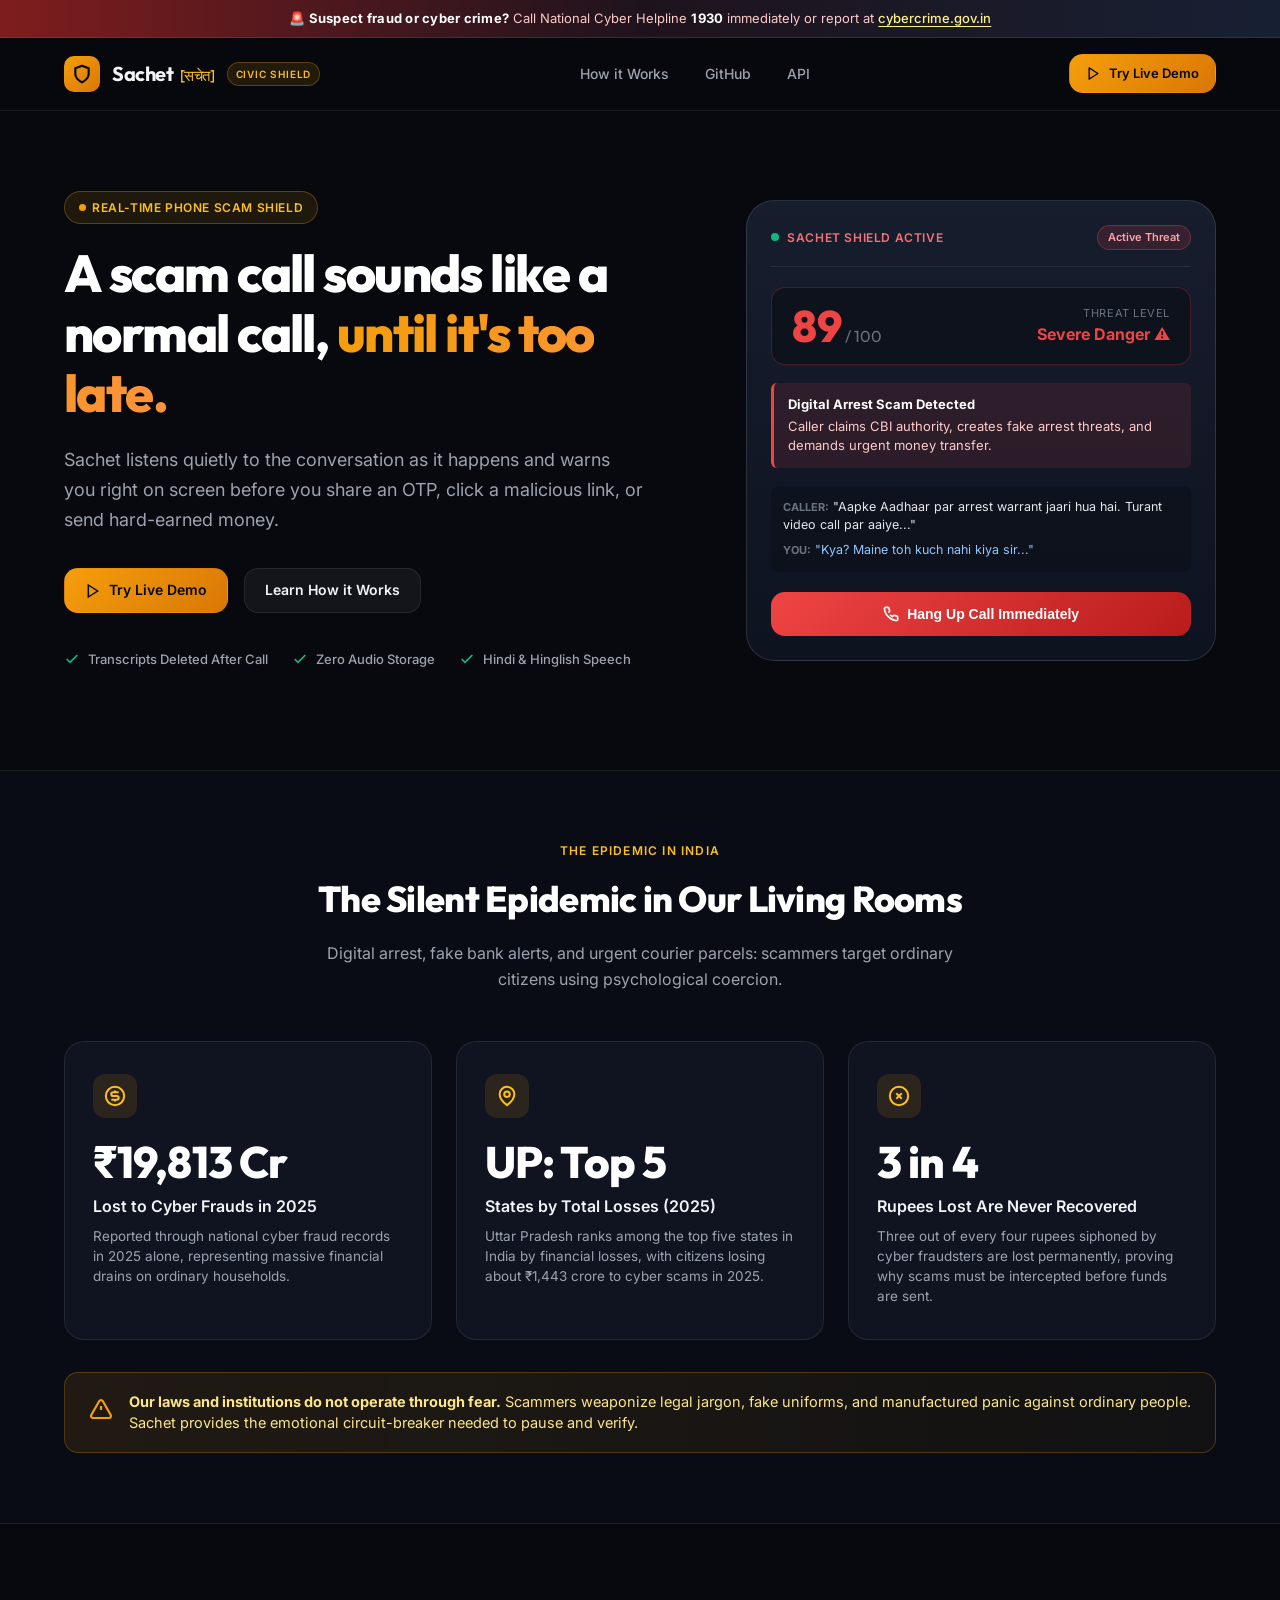
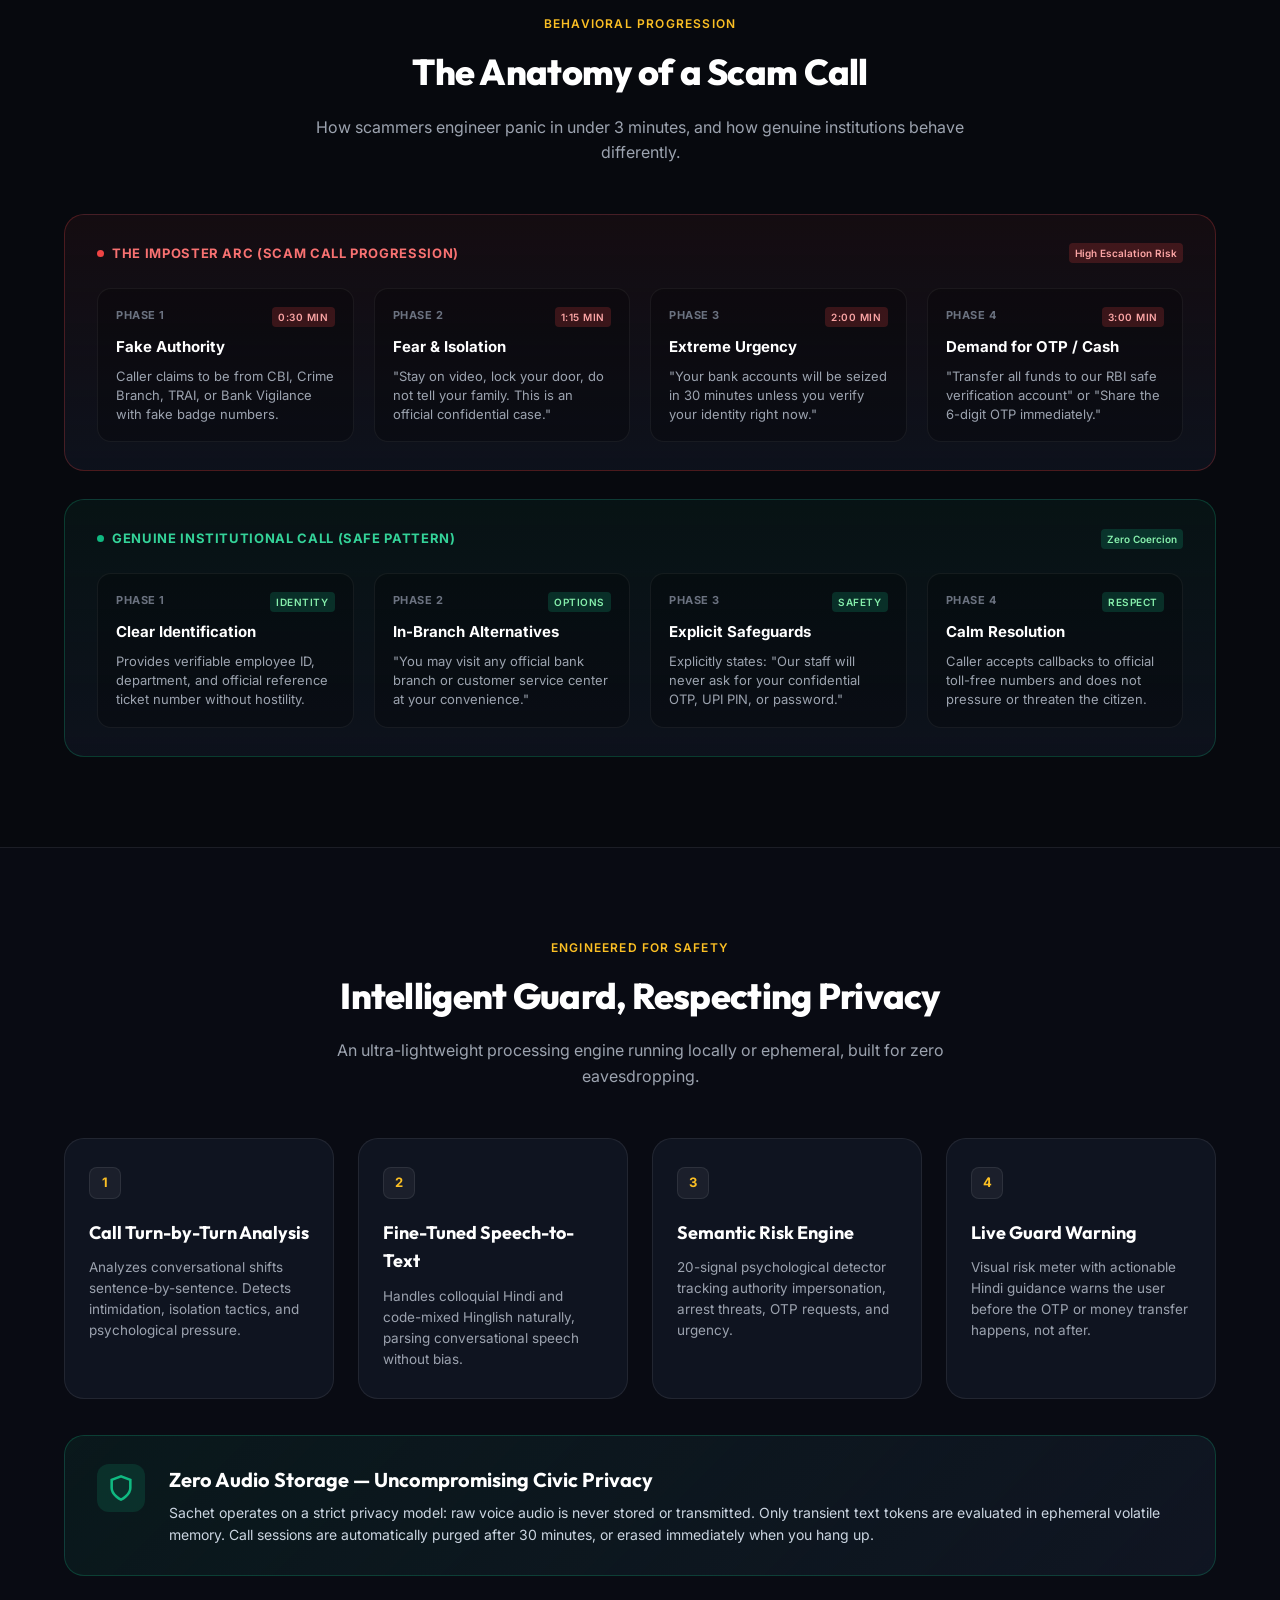
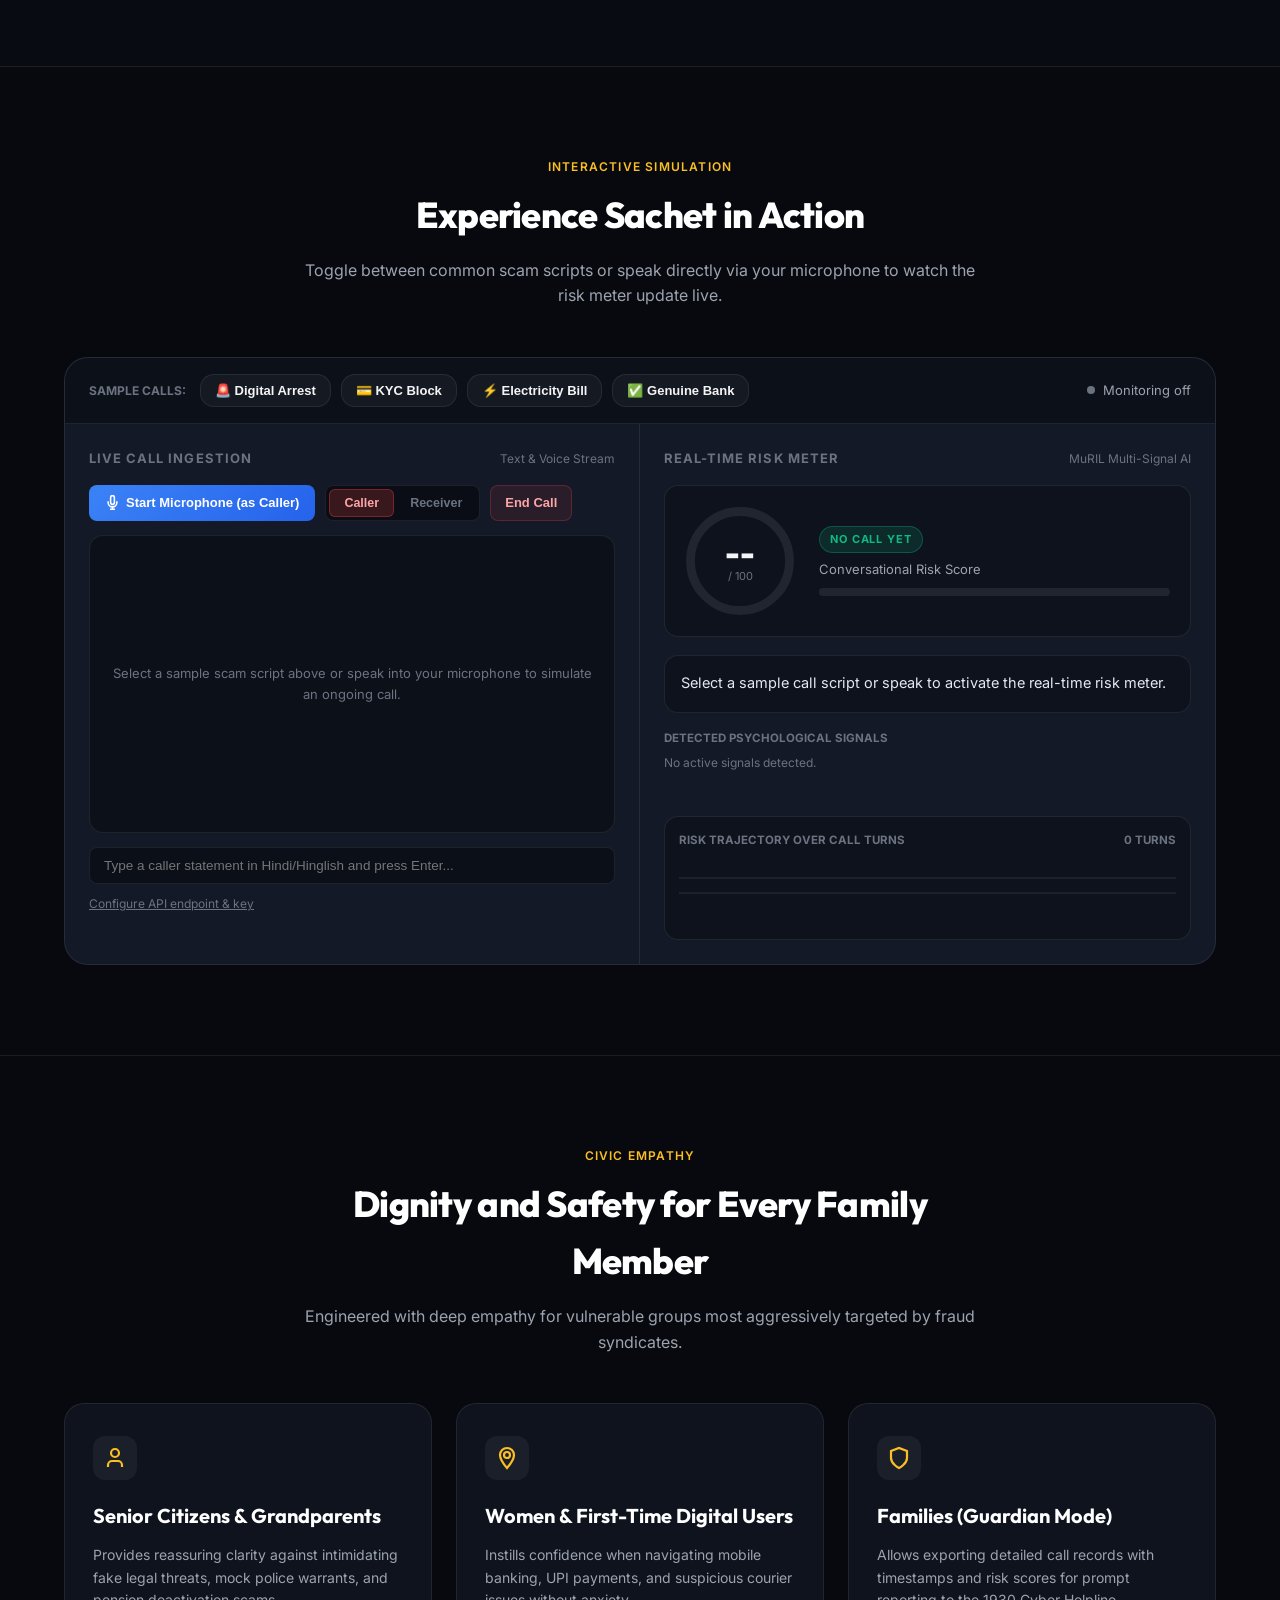
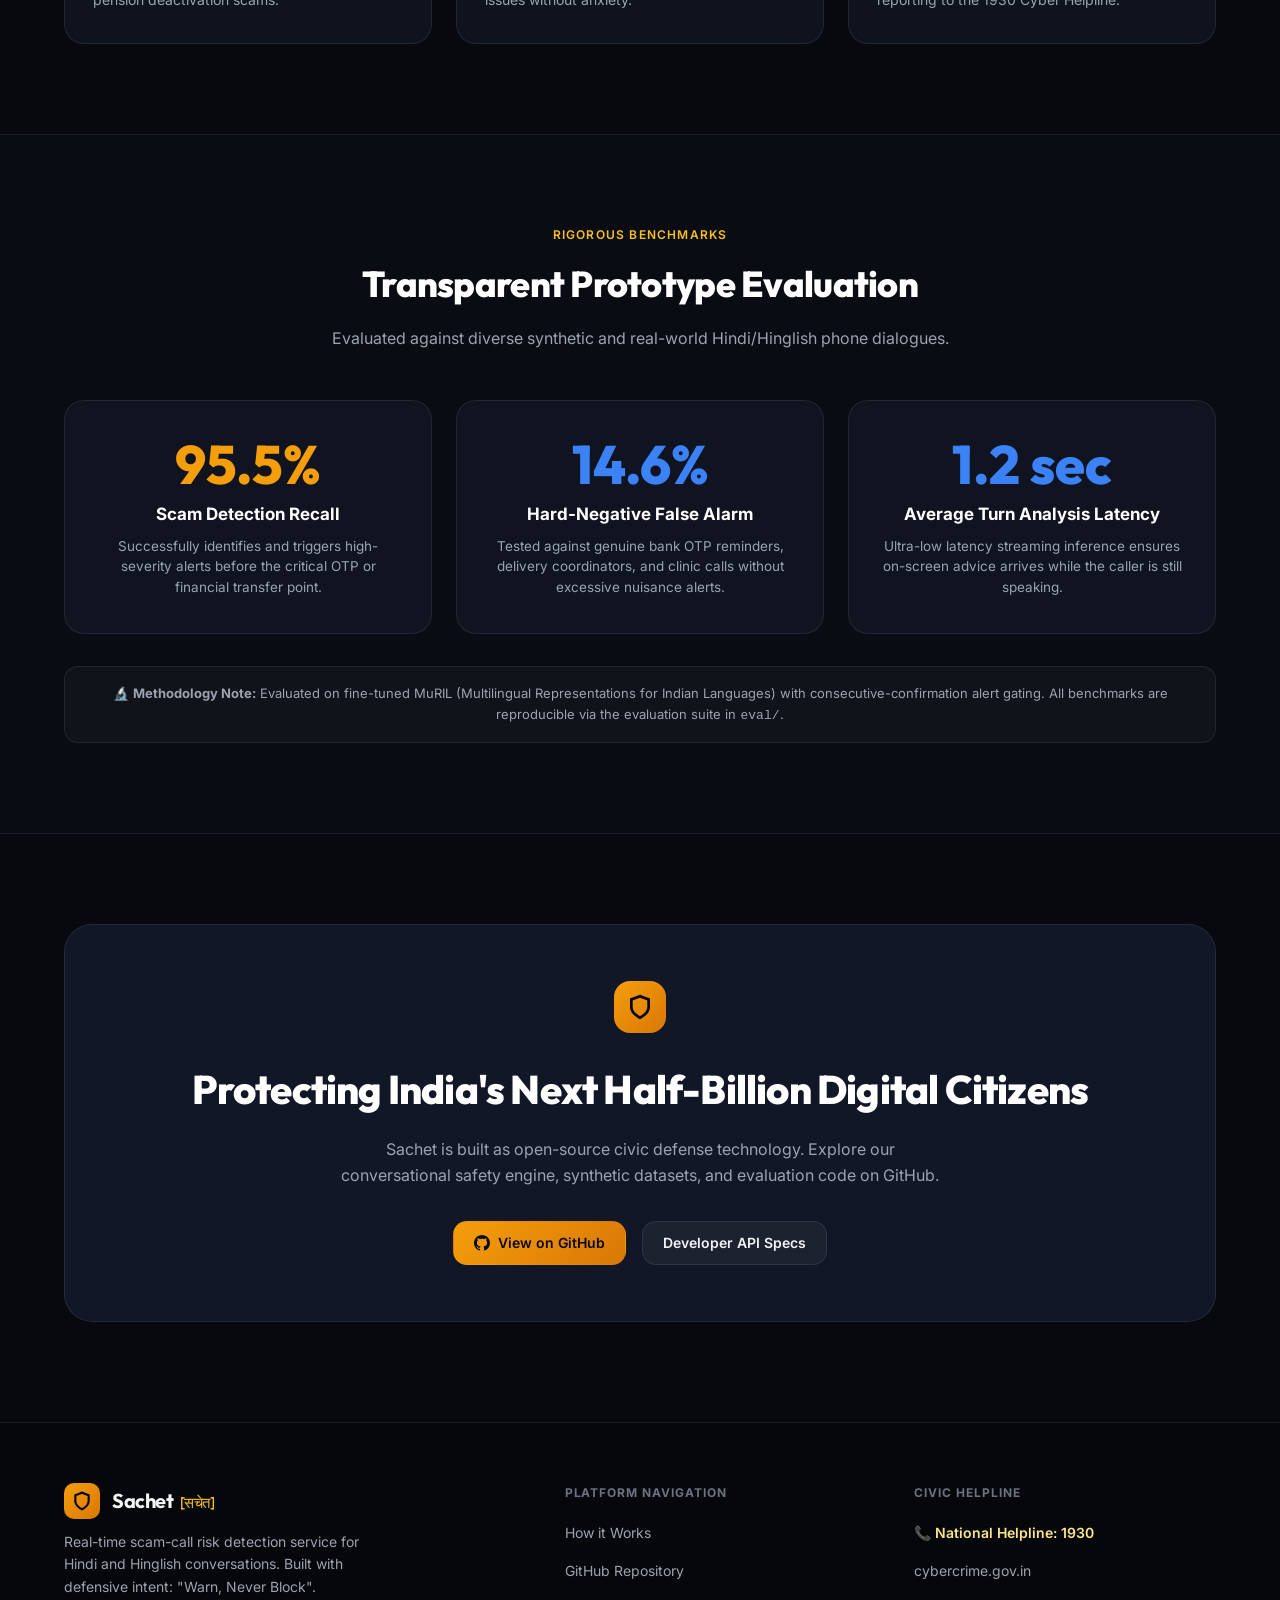
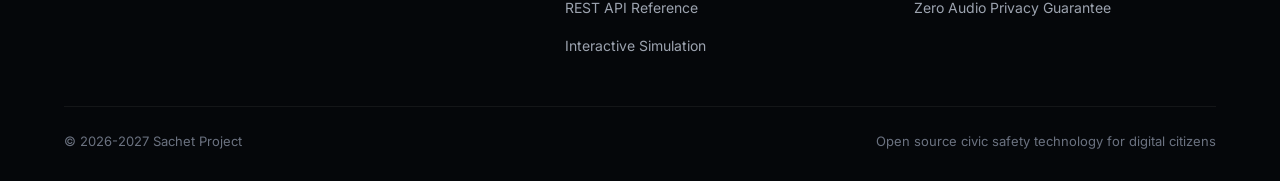
<file: client/index.html>
<!DOCTYPE html>
<html lang="en">
<head>
  <meta charset="utf-8">
  <meta name="viewport" content="width=device-width, initial-scale=1">
  <title>Sachet (सचेत) — Real-Time Scam-Call Risk Detector</title>
  <meta name="description" content="Intelligent, privacy-first scam-call risk detection service for Hindi and Hinglish phone conversations. Warns citizens in real time before fraud happens.">
  <link rel="preconnect" href="https://fonts.googleapis.com">
  <link rel="preconnect" href="https://fonts.gstatic.com" crossorigin>
  <link href="https://fonts.googleapis.com/css2?family=Inter:wght@400;500;600;700&family=Outfit:wght@600;700;800&display=swap" rel="stylesheet">
  <link rel="stylesheet" href="styles.css">
</head>
<body>

  <!-- Top Emergency Helpline Banner -->
  <aside class="emergency-banner">
    <span>🚨 <strong>Suspect fraud or cyber crime?</strong> Call National Cyber Helpline <strong>1930</strong> immediately or report at <a href="https://cybercrime.gov.in" target="_blank" rel="noopener noreferrer">cybercrime.gov.in</a></span>
  </aside>

  <!-- Navigation Bar: ONLY Logo, How it Works, GitHub, API, and Live Demo Button -->
  <header class="site-nav">
    <div class="container nav-wrapper">
      <a href="index.html" class="brand-group">
        <div class="brand-logo-icon">
          <svg width="20" height="20" viewBox="0 0 24 24" fill="none" stroke="currentColor" stroke-width="2.5" stroke-linecap="round" stroke-linejoin="round">
            <path d="M12 22s8-4 8-10V5l-8-3-8 3v7c0 6 8 10 8 10z"/>
          </svg>
        </div>
        <div class="brand-name">
          Sachet <span class="hindi">[सचेत]</span>
        </div>
        <span class="brand-badge">Civic Shield</span>
      </a>

      <nav>
        <ul class="nav-links">
          <li><a href="how-it-works.html" class="nav-link">How it Works</a></li>
          <li><a href="github.html" class="nav-link">GitHub</a></li>
          <li><a href="api.html" class="nav-link">API</a></li>
        </ul>
      </nav>

      <div class="nav-actions">
        <a href="#demo" class="btn btn-primary" style="padding: 8px 16px; font-size: 13px;">
          <svg width="15" height="15" viewBox="0 0 24 24" fill="none" stroke="currentColor" stroke-width="2.2" stroke-linecap="round" stroke-linejoin="round">
            <polygon points="5 3 19 12 5 21 5 3"/>
          </svg>
          Try Live Demo
        </a>
      </div>
    </div>
  </header>

  <!-- HERO SECTION -->
  <section class="hero-section">
    <div class="container hero-grid">
      <div class="hero-content">
        <div class="pill-badge">
          <span class="pulse-dot"></span>
          Real-Time Phone Scam Shield
        </div>
        <h1 class="hero-title">
          A scam call sounds like a normal call, <span class="highlight">until it's too late.</span>
        </h1>
        <p class="hero-subtitle">
          Sachet listens quietly to the conversation as it happens and warns you right on screen before you share an OTP, click a malicious link, or send hard-earned money.
        </p>

        <div class="hero-actions">
          <a href="#demo" class="btn btn-primary">
            <svg width="16" height="16" viewBox="0 0 24 24" fill="none" stroke="currentColor" stroke-width="2.2">
              <polygon points="5 3 19 12 5 21 5 3"/>
            </svg>
            Try Live Demo
          </a>
          <a href="how-it-works.html" class="btn btn-secondary">
            Learn How it Works
          </a>
        </div>

        <div class="hero-trust-list">
          <div class="trust-item">
            <svg width="16" height="16" viewBox="0 0 24 24" fill="none" stroke="currentColor" stroke-width="2.5"><polyline points="20 6 9 17 4 12"/></svg>
            Transcripts Deleted After Call
          </div>
          <div class="trust-item">
            <svg width="16" height="16" viewBox="0 0 24 24" fill="none" stroke="currentColor" stroke-width="2.5"><polyline points="20 6 9 17 4 12"/></svg>
            Zero Audio Storage
          </div>
          <div class="trust-item">
            <svg width="16" height="16" viewBox="0 0 24 24" fill="none" stroke="currentColor" stroke-width="2.5"><polyline points="20 6 9 17 4 12"/></svg>
            Hindi & Hinglish Speech
          </div>
        </div>
      </div>

      <!-- Hero Phone Simulation Card -->
      <div class="hero-phone-card">
        <div class="phone-header">
          <div class="phone-indicator">
            <span class="status-dot active"></span>
            Sachet Shield Active
          </div>
          <span class="phone-badge-danger">Active Threat</span>
        </div>

        <div class="phone-risk-row">
          <div>
            <div class="phone-risk-num">89<small> / 100</small></div>
          </div>
          <div class="phone-risk-status">
            <div class="label">Threat Level</div>
            <div class="state">Severe Danger ⚠️</div>
          </div>
        </div>

        <div class="phone-alert-box">
          <strong>Digital Arrest Scam Detected</strong>
          Caller claims CBI authority, creates fake arrest threats, and demands urgent money transfer.
        </div>

        <div class="phone-transcript-preview">
          <div class="turn-caller">
            <b>Caller:</b> "Aapke Aadhaar par arrest warrant jaari hua hai. Turant video call par aaiye..."
          </div>
          <div class="turn-victim">
            <b>You:</b> "Kya? Maine toh kuch nahi kiya sir..."
          </div>
        </div>

        <button class="phone-action-btn" onclick="document.getElementById('demo').scrollIntoView({behavior:'smooth'})">
          <svg width="16" height="16" viewBox="0 0 24 24" fill="none" stroke="currentColor" stroke-width="2.5"><path d="M10.68 13.31a16 16 0 0 0 3.41 2.6l1.27-1.27a2 2 0 0 1 2.11-.45 12.84 12.84 0 0 0 2.81.7 2 2 0 0 1 1.72 2v3a2 2 0 0 1-2.18 2 19.79 19.79 0 0 1-8.63-3.07 19.42 19.42 0 0 1-6-6 19.8 19.8 0 0 1-3.07-8.67A2 2 0 0 1 4.11 2h3a2 2 0 0 1 2 1.72 12.84 12.84 0 0 0 .7 2.81 2 2 0 0 1-.45 2.11L8.09 9.91"/></svg>
          Hang Up Call Immediately
        </button>
      </div>
    </div>
  </section>

  <!-- STATISTICS SECTION ("THE SILENT EPIDEMIC") -->
  <section class="stats-section">
    <div class="container">
      <div class="section-head">
        <div class="section-tag">The Epidemic in India</div>
        <h2 class="section-title">The Silent Epidemic in Our Living Rooms</h2>
        <p class="section-subtitle">
          Digital arrest, fake bank alerts, and urgent courier parcels: scammers target ordinary citizens using psychological coercion.
        </p>
      </div>

      <div class="stats-grid">
        <div class="stat-card">
          <div class="stat-icon">
            <svg width="22" height="22" viewBox="0 0 24 24" fill="none" stroke="currentColor" stroke-width="2.2"><circle cx="12" cy="12" r="10"/><path d="M16 8h-6a2 2 0 1 0 0 4h4a2 2 0 1 1 0 4H8"/><path d="M12 6v2m0 8v2"/></svg>
          </div>
          <div class="stat-value">₹19,813 Cr</div>
          <div class="stat-label">Lost to Cyber Frauds in 2025</div>
          <div class="stat-desc">
            Reported through national cyber fraud records in 2025 alone, representing massive financial drains on ordinary households.
          </div>
        </div>

        <div class="stat-card">
          <div class="stat-icon">
            <svg width="22" height="22" viewBox="0 0 24 24" fill="none" stroke="currentColor" stroke-width="2.2"><path d="M20 10c0 6-8 12-8 12s-8-6-8-12a8 8 0 0 1 16 0Z"/><circle cx="12" cy="10" r="3"/></svg>
          </div>
          <div class="stat-value">UP: Top 5</div>
          <div class="stat-label">States by Total Losses (2025)</div>
          <div class="stat-desc">
            Uttar Pradesh ranks among the top five states in India by financial losses, with citizens losing about ₹1,443 crore to cyber scams in 2025.
          </div>
        </div>

        <div class="stat-card">
          <div class="stat-icon">
            <svg width="22" height="22" viewBox="0 0 24 24" fill="none" stroke="currentColor" stroke-width="2.2"><circle cx="12" cy="12" r="10"/><path d="m15 9-6 6"/><path d="m9 9 6 6"/></svg>
          </div>
          <div class="stat-value">3 in 4</div>
          <div class="stat-label">Rupees Lost Are Never Recovered</div>
          <div class="stat-desc">
            Three out of every four rupees siphoned by cyber fraudsters are lost permanently, proving why scams must be intercepted before funds are sent.
          </div>
        </div>
      </div>

      <div class="fear-callout-banner">
        <div class="fear-callout-icon">
          <svg width="24" height="24" viewBox="0 0 24 24" fill="none" stroke="currentColor" stroke-width="2.2"><path d="m21.73 18-8-14a2 2 0 0 0-3.48 0l-8 14A2 2 0 0 0 4 21h16a2 2 0 0 0 1.73-3Z"/><line x1="12" y1="9" x2="12" y2="13"/><line x1="12" y1="17" x2="12.01" y2="17"/></svg>
        </div>
        <div class="fear-callout-text">
          <strong>Our laws and institutions do not operate through fear.</strong> Scammers weaponize legal jargon, fake uniforms, and manufactured panic against ordinary people. Sachet provides the emotional circuit-breaker needed to pause and verify.
        </div>
      </div>
    </div>
  </section>

  <!-- THE ANATOMY OF A SCAM CALL -->
  <section class="anatomy-section">
    <div class="container">
      <div class="section-head">
        <div class="section-tag">Behavioral Progression</div>
        <h2 class="section-title">The Anatomy of a Scam Call</h2>
        <p class="section-subtitle">
          How scammers engineer panic in under 3 minutes, and how genuine institutions behave differently.
        </p>
      </div>

      <div class="arc-container">
        <!-- Scam Arc -->
        <div class="arc-card scam">
          <div class="arc-header">
            <span class="arc-badge danger">
              <span class="pulse-dot" style="background:#ef4444;"></span>
              The Imposter Arc (Scam Call Progression)
            </span>
            <span class="step-tag red">High Escalation Risk</span>
          </div>

          <div class="arc-timeline-grid">
            <div class="timeline-step">
              <div class="step-num"><span>Phase 1</span> <span class="step-tag red">0:30 Min</span></div>
              <div class="step-title">Fake Authority</div>
              <div class="step-desc">Caller claims to be from CBI, Crime Branch, TRAI, or Bank Vigilance with fake badge numbers.</div>
            </div>

            <div class="timeline-step">
              <div class="step-num"><span>Phase 2</span> <span class="step-tag red">1:15 Min</span></div>
              <div class="step-title">Fear & Isolation</div>
              <div class="step-desc">"Stay on video, lock your door, do not tell your family. This is an official confidential case."</div>
            </div>

            <div class="timeline-step">
              <div class="step-num"><span>Phase 3</span> <span class="step-tag red">2:00 Min</span></div>
              <div class="step-title">Extreme Urgency</div>
              <div class="step-desc">"Your bank accounts will be seized in 30 minutes unless you verify your identity right now."</div>
            </div>

            <div class="timeline-step">
              <div class="step-num"><span>Phase 4</span> <span class="step-tag red">3:00 Min</span></div>
              <div class="step-title">Demand for OTP / Cash</div>
              <div class="step-desc">"Transfer all funds to our RBI safe verification account" or "Share the 6-digit OTP immediately."</div>
            </div>
          </div>
        </div>

        <!-- Safe Arc -->
        <div class="arc-card safe">
          <div class="arc-header">
            <span class="arc-badge safe">
              <span class="pulse-dot" style="background:#10b981;"></span>
              Genuine Institutional Call (Safe Pattern)
            </span>
            <span class="step-tag green">Zero Coercion</span>
          </div>

          <div class="arc-timeline-grid">
            <div class="timeline-step">
              <div class="step-num"><span>Phase 1</span> <span class="step-tag green">Identity</span></div>
              <div class="step-title">Clear Identification</div>
              <div class="step-desc">Provides verifiable employee ID, department, and official reference ticket number without hostility.</div>
            </div>

            <div class="timeline-step">
              <div class="step-num"><span>Phase 2</span> <span class="step-tag green">Options</span></div>
              <div class="step-title">In-Branch Alternatives</div>
              <div class="step-desc">"You may visit any official bank branch or customer service center at your convenience."</div>
            </div>

            <div class="timeline-step">
              <div class="step-num"><span>Phase 3</span> <span class="step-tag green">Safety</span></div>
              <div class="step-title">Explicit Safeguards</div>
              <div class="step-desc">Explicitly states: "Our staff will never ask for your confidential OTP, UPI PIN, or password."</div>
            </div>

            <div class="timeline-step">
              <div class="step-num"><span>Phase 4</span> <span class="step-tag green">Respect</span></div>
              <div class="step-title">Calm Resolution</div>
              <div class="step-desc">Caller accepts callbacks to official toll-free numbers and does not pressure or threaten the citizen.</div>
            </div>
          </div>
        </div>
      </div>
    </div>
  </section>

  <!-- FEATURES & PRIVACY SECTION -->
  <section class="features-section">
    <div class="container">
      <div class="section-head">
        <div class="section-tag">Engineered for Safety</div>
        <h2 class="section-title">Intelligent Guard, Respecting Privacy</h2>
        <p class="section-subtitle">
          An ultra-lightweight processing engine running locally or ephemeral, built for zero eavesdropping.
        </p>
      </div>

      <div class="features-grid">
        <div class="feature-card">
          <div class="feature-num-badge">1</div>
          <h3 class="feature-title">Call Turn-by-Turn Analysis</h3>
          <p class="feature-desc">
            Analyzes conversational shifts sentence-by-sentence. Detects intimidation, isolation tactics, and psychological pressure.
          </p>
        </div>

        <div class="feature-card">
          <div class="feature-num-badge">2</div>
          <h3 class="feature-title">Fine-Tuned Speech-to-Text</h3>
          <p class="feature-desc">
            Handles colloquial Hindi and code-mixed Hinglish naturally, parsing conversational speech without bias.
          </p>
        </div>

        <div class="feature-card">
          <div class="feature-num-badge">3</div>
          <h3 class="feature-title">Semantic Risk Engine</h3>
          <p class="feature-desc">
            20-signal psychological detector tracking authority impersonation, arrest threats, OTP requests, and urgency.
          </p>
        </div>

        <div class="feature-card">
          <div class="feature-num-badge">4</div>
          <h3 class="feature-title">Live Guard Warning</h3>
          <p class="feature-desc">
            Visual risk meter with actionable Hindi guidance warns the user before the OTP or money transfer happens, not after.
          </p>
        </div>
      </div>

      <div class="privacy-banner-card">
        <div class="privacy-icon">
          <svg width="28" height="28" viewBox="0 0 24 24" fill="none" stroke="currentColor" stroke-width="2.2"><path d="M12 22s8-4 8-10V5l-8-3-8 3v7c0 6 8 10 8 10z"/></svg>
        </div>
        <div class="privacy-content">
          <h3>Zero Audio Storage — Uncompromising Civic Privacy</h3>
          <p>
            Sachet operates on a strict privacy model: raw voice audio is never stored or transmitted. Only transient text tokens are evaluated in ephemeral volatile memory. Call sessions are automatically purged after 30 minutes, or erased immediately when you hang up.
          </p>
        </div>
      </div>
    </div>
  </section>

  <!-- INTERACTIVE LIVE APP SECTION -->
  <section class="demo-section" id="demo">
    <div class="container">
      <div class="section-head">
        <div class="section-tag">Interactive Simulation</div>
        <h2 class="section-title">Experience Sachet in Action</h2>
        <p class="section-subtitle">
          Toggle between common scam scripts or speak directly via your microphone to watch the risk meter update live.
        </p>
      </div>

      <div class="demo-container">
        <!-- Preset Toolbar -->
        <div class="demo-toolbar">
          <div class="demo-presets">
            <span style="font-size:12px; font-weight:700; text-transform:uppercase; color:var(--text-dim); margin-right:4px;">Sample Calls:</span>
            <button class="demo-preset-btn" id="sc1">🚨 Digital Arrest</button>
            <button class="demo-preset-btn" id="sc2">💳 KYC Block</button>
            <button class="demo-preset-btn" id="sc3">⚡ Electricity Bill</button>
            <button class="demo-preset-btn" id="sc4">✅ Genuine Bank</button>
          </div>

          <div class="demo-status">
            <span class="status-dot" id="dot"></span>
            <span id="liveText">Monitoring off</span>
          </div>
        </div>

        <!-- Two Column Interactive App -->
        <div class="demo-app-grid">
          <!-- Left Column: Call Transcript & Inputs -->
          <div class="demo-column left">
            <div class="column-header">
              <span class="column-title">Live Call Ingestion</span>
              <span style="font-size:12px; color:var(--text-dim);">Text & Voice Stream</span>
            </div>

            <div class="controls-row">
              <button class="mic-toggle-btn" id="micBtn">
                <svg width="15" height="15" viewBox="0 0 24 24" fill="none" stroke="currentColor" stroke-width="2.5"><path d="M12 1a3 3 0 0 0-3 3v8a3 3 0 0 0 6 0V4a3 3 0 0 0-3-3z"/><path d="M19 10v2a7 7 0 0 1-14 0v-2"/><line x1="12" y1="19" x2="12" y2="23"/><line x1="8" y1="23" x2="16" y2="23"/></svg>
                <span>Start Microphone</span>
              </button>

              <div class="speaker-toggle" id="speakerToggle" role="group" aria-label="Active speaker">
                <button type="button" class="speaker-opt active" data-val="caller" id="optCaller">Caller</button>
                <button type="button" class="speaker-opt" data-val="victim" id="optReceiver">Receiver</button>
              </div>

              <button class="btn-end" id="endBtn">End Call</button>
            </div>

            <!-- Live Transcript -->
            <div class="transcript-box" id="transcript">
              <div style="color:var(--text-dim); font-size:13px; text-align:center; margin:auto;">
                Select a sample scam script above or speak into your microphone to simulate an ongoing call.
              </div>
            </div>

            <!-- Typing Input -->
            <div class="typing-input-row">
              <input type="text" id="typed" placeholder="Type a caller statement in Hindi/Hinglish and press Enter...">
            </div>

            <!-- API Host Settings Drawer -->
            <div>
              <span class="api-settings-toggle" onclick="document.getElementById('apiSettings').classList.toggle('open')">Configure API endpoint & key</span>
              <div class="api-settings-panel" id="apiSettings">
                <input id="api" value="http://127.0.0.1:8000" size="24" title="API Base URL">
                <input id="key" placeholder="API key (optional)" size="16">
              </div>
            </div>

            <div id="err" style="color:var(--red-danger); font-size:12.5px; margin-top:8px; min-height:16px;"></div>
          </div>

          <!-- Right Column: Real-Time Risk Analytics -->
          <div class="demo-column">
            <div class="column-header">
              <span class="column-title">Real-Time Risk Meter</span>
              <span style="font-size:12px; color:var(--text-dim);">MuRIL Multi-Signal AI</span>
            </div>

            <!-- Alert Box -->
            <div class="danger-alert-box" id="alert">
              ⚠️ <strong>Strong Warning:</strong> High probability of scam! Do not share OTPs, click links, or transfer funds. Hang up and verify through official channels.
            </div>

            <!-- Circular Gauge & Score -->
            <div class="gauge-hero-container">
              <div class="gauge-svg-wrapper">
                <svg width="110" height="110" viewBox="0 0 100 100">
                  <circle class="gauge-bg-circle" cx="50" cy="50" r="45"></circle>
                  <circle class="gauge-progress-circle" id="radialCircle" cx="50" cy="50" r="45"></circle>
                </svg>
                <div class="gauge-center-val">
                  <div class="score" id="score">--</div>
                  <div class="sub">/ 100</div>
                </div>
              </div>

              <div class="gauge-info">
                <div class="gauge-level-badge" id="level">NO CALL YET</div>
                <div style="font-size:13px; color:var(--text-muted);">Conversational Risk Score</div>
                <div class="gauge-linear-bar">
                  <div class="gauge-linear-fill" id="fill"></div>
                </div>
              </div>
            </div>

            <!-- Hindi/Hinglish Explanation -->
            <div class="reason-explanation-box" id="reason">
              Select a sample call script or speak to activate the real-time risk meter.
            </div>

            <!-- Detected Signal Chips -->
            <div style="font-size:11.5px; font-weight:700; text-transform:uppercase; color:var(--text-dim); margin-bottom:6px;">
              Detected Psychological Signals
            </div>
            <div class="signals-container" id="chips">
              <span style="color:var(--text-dim); font-size:12px;">No active signals detected.</span>
            </div>

            <!-- Trend Graph -->
            <div class="trend-graph-wrapper">
              <div class="trend-title">
                <span>Risk Trajectory Over Call Turns</span>
                <span id="trendTurns">0 turns</span>
              </div>
              <svg class="trend-svg" viewBox="0 0 300 70" preserveAspectRatio="none">
                <line x1="0" y1="42" x2="300" y2="42" stroke="currentColor" opacity=".12"/>
                <line x1="0" y1="24.5" x2="300" y2="24.5" stroke="currentColor" opacity=".12"/>
                <polyline id="line" fill="none" stroke="var(--blue-brand)" stroke-width="2.5" points=""/>
              </svg>
            </div>
          </div>
        </div>
      </div>
    </div>
  </section>

  <!-- FAMILY & CIVIC SAFETY SECTION -->
  <section class="family-section">
    <div class="container">
      <div class="section-head">
        <div class="section-tag">Civic Empathy</div>
        <h2 class="section-title">Dignity and Safety for Every Family Member</h2>
        <p class="section-subtitle">
          Engineered with deep empathy for vulnerable groups most aggressively targeted by fraud syndicates.
        </p>
      </div>

      <div class="persona-grid">
        <div class="persona-card">
          <div class="persona-icon">
            <svg width="24" height="24" viewBox="0 0 24 24" fill="none" stroke="currentColor" stroke-width="2.2"><path d="M19 21v-2a4 4 0 0 0-4-4H9a4 4 0 0 0-4 4v2"/><circle cx="12" cy="7" r="4"/></svg>
          </div>
          <h3 class="persona-title">Senior Citizens & Grandparents</h3>
          <p class="persona-desc">
            Provides reassuring clarity against intimidating fake legal threats, mock police warrants, and pension deactivation scams.
          </p>
        </div>

        <div class="persona-card">
          <div class="persona-icon">
            <svg width="24" height="24" viewBox="0 0 24 24" fill="none" stroke="currentColor" stroke-width="2.2"><path d="M12 2a7 7 0 0 0-7 7c0 5 7 13 7 13s7-8 7-13a7 7 0 0 0-7-7z"/><circle cx="12" cy="9" r="3"/></svg>
          </div>
          <h3 class="persona-title">Women & First-Time Digital Users</h3>
          <p class="persona-desc">
            Instills confidence when navigating mobile banking, UPI payments, and suspicious courier issues without anxiety.
          </p>
        </div>

        <div class="persona-card">
          <div class="persona-icon">
            <svg width="24" height="24" viewBox="0 0 24 24" fill="none" stroke="currentColor" stroke-width="2.2"><path d="M12 22s8-4 8-10V5l-8-3-8 3v7c0 6 8 10 8 10z"/></svg>
          </div>
          <h3 class="persona-title">Families (Guardian Mode)</h3>
          <p class="persona-desc">
            Allows exporting detailed call records with timestamps and risk scores for prompt reporting to the 1930 Cyber Helpline.
          </p>
        </div>
      </div>
    </div>
  </section>

  <!-- EVALUATION SECTION -->
  <section class="eval-section">
    <div class="container">
      <div class="section-head">
        <div class="section-tag">Rigorous Benchmarks</div>
        <h2 class="section-title">Transparent Prototype Evaluation</h2>
        <p class="section-subtitle">
          Evaluated against diverse synthetic and real-world Hindi/Hinglish phone dialogues.
        </p>
      </div>

      <div class="eval-grid">
        <div class="eval-metric-card">
          <div class="eval-metric-num highlight">95.5%</div>
          <div class="eval-metric-label">Scam Detection Recall</div>
          <div class="eval-metric-desc">
            Successfully identifies and triggers high-severity alerts before the critical OTP or financial transfer point.
          </div>
        </div>

        <div class="eval-metric-card">
          <div class="eval-metric-num">14.6%</div>
          <div class="eval-metric-label">Hard-Negative False Alarm</div>
          <div class="eval-metric-desc">
            Tested against genuine bank OTP reminders, delivery coordinators, and clinic calls without excessive nuisance alerts.
          </div>
        </div>

        <div class="eval-metric-card">
          <div class="eval-metric-num">1.2 sec</div>
          <div class="eval-metric-label">Average Turn Analysis Latency</div>
          <div class="eval-metric-desc">
            Ultra-low latency streaming inference ensures on-screen advice arrives while the caller is still speaking.
          </div>
        </div>
      </div>

      <div class="eval-footnote">
        🔬 <strong>Methodology Note:</strong> Evaluated on fine-tuned MuRIL (Multilingual Representations for Indian Languages) with consecutive-confirmation alert gating. All benchmarks are reproducible via the evaluation suite in <code>eval/</code>.
      </div>
    </div>
  </section>

  <!-- CTA BANNER SECTION -->
  <section class="cta-section">
    <div class="container">
      <div class="cta-box">
        <div class="cta-icon-badge">
          <svg width="26" height="26" viewBox="0 0 24 24" fill="none" stroke="currentColor" stroke-width="2.5"><path d="M12 22s8-4 8-10V5l-8-3-8 3v7c0 6 8 10 8 10z"/></svg>
        </div>
        <h2 class="cta-title">Protecting India's Next Half-Billion Digital Citizens</h2>
        <p class="cta-text">
          Sachet is built as open-source civic defense technology. Explore our conversational safety engine, synthetic datasets, and evaluation code on GitHub.
        </p>
        <div class="cta-actions">
          <a href="github.html" class="btn btn-primary">
            <svg width="16" height="16" viewBox="0 0 24 24" fill="currentColor">
              <path d="M12 0c-6.626 0-12 5.373-12 12 0 5.302 3.438 9.8 8.207 11.387.599.111.793-.261.793-.577v-2.234c-3.338.726-4.033-1.416-4.033-1.416-.546-1.387-1.333-1.756-1.333-1.756-1.089-.745.083-.729.083-.729 1.205.084 1.839 1.237 1.839 1.237 1.07 1.834 2.807 1.304 3.492.997.107-.775.418-1.305.762-1.604-2.665-.305-5.467-1.334-5.467-5.931 0-1.311.469-2.381 1.236-3.221-.124-.303-.535-1.524.117-3.176 0 0 1.008-.322 3.301 1.23.957-.266 1.983-.399 3.003-.404 1.02.005 2.047.138 3.006.404 2.291-1.552 3.297-1.23 3.297-1.23.653 1.653.242 2.874.118 3.176.77.84 1.235 1.911 1.235 3.221 0 4.609-2.807 5.624-5.479 5.921.43.372.823 1.102.823 2.222v3.293c0 .319.192.694.801.576 4.765-1.589 8.199-6.086 8.199-11.386 0-6.627-5.373-12-12-12z"/>
            </svg>
            View on GitHub
          </a>
          <a href="api.html" class="btn btn-secondary">
            Developer API Specs
          </a>
        </div>
      </div>
    </div>
  </section>

  <!-- FOOTER -->
  <footer class="site-footer">
    <div class="container">
      <div class="footer-grid">
        <div class="footer-brand">
          <div class="brand-group">
            <div class="brand-logo-icon">
              <svg width="20" height="20" viewBox="0 0 24 24" fill="none" stroke="currentColor" stroke-width="2.5"><path d="M12 22s8-4 8-10V5l-8-3-8 3v7c0 6 8 10 8 10z"/></svg>
            </div>
            <div class="brand-name">Sachet <span class="hindi">[सचेत]</span></div>
          </div>
          <p>
            Real-time scam-call risk detection service for Hindi and Hinglish conversations. Built with defensive intent: "Warn, Never Block".
          </p>
        </div>

        <div class="footer-col">
          <h4>Platform Navigation</h4>
          <ul class="footer-links">
            <li><a href="how-it-works.html">How it Works</a></li>
            <li><a href="github.html">GitHub Repository</a></li>
            <li><a href="api.html">REST API Reference</a></li>
            <li><a href="#demo">Interactive Simulation</a></li>
          </ul>
        </div>

        <div class="footer-col">
          <h4>Civic Helpline</h4>
          <ul class="footer-links">
            <li><a href="tel:1930" style="color:#fde68a; font-weight:600;">📞 National Helpline: 1930</a></li>
            <li><a href="https://cybercrime.gov.in" target="_blank" rel="noopener noreferrer">cybercrime.gov.in</a></li>
            <li><a href="how-it-works.html#privacy">Zero Audio Privacy Guarantee</a></li>
          </ul>
        </div>
      </div>

      <div class="footer-bottom">
        <div>© 2026-2027 Sachet Project</div>
        <div>Open source civic safety technology for digital citizens</div>
      </div>
    </div>
  </footer>

  <!-- Save Call Evidence Dialog -->
  <dialog class="save-modal" id="saveDlg">
    <h3>Save this call as evidence?</h3>
    <p>
      If you save, the transcript and risk scores are written to a plain text file on this device only. Nothing is uploaded or retained on the server.
    </p>
    <input id="callerNo" placeholder="Caller's phone number or ID (optional)">
    <div class="modal-actions">
      <button id="saveYes" class="btn btn-primary" style="flex:1;">Save to My Device</button>
      <button id="saveNo" class="btn btn-secondary">Don't Save</button>
    </div>
  </dialog>

  <!-- Interactive Demo Logic -->
  <script>
    const $ = id => document.getElementById(id);
    let sid = crypto.randomUUID(), playing = false, rec = null, log = [], isDemo = false;

    const SAMPLES = {
      sc1: [
        ["caller", "Hello, main CBI Cyber Crime Cell Lucknow se Inspector Sunil Rathore bol raha hoon. Aapke Aadhaar card par 24 illegal SIM cards nikle hain."],
        ["victim", "Kya? Maine toh sirf ek hi SIM card liya hai."],
        ["caller", "Aapke naam par arrest warrant jaari hua hai. Ye money laundering case hai, ye call confidential hai, kisi ko mat bataiye."],
        ["victim", "Sir mujhe bahut darr lag raha hai, maine kuch nahi kiya."],
        ["caller", "Aap abhi video call par rahiye, phone mat kaatiye. Verification ke liye turant saara paisa safe government account mein transfer kijiye."]
      ],
      sc2: [
        ["caller", "Sir main SBI head office Mumbai se bol raha hoon. Aapka KYC document expire ho gaya hai."],
        ["victim", "Kya main kal subah bank branch aa jaun?"],
        ["caller", "Nahi sir, aaj raat 8 baje tak aapka account permanently block ho jayega. Main ek link bhej raha hoon, wahan turant details bhariye."],
        ["victim", "Link? Par bank toh branch aane ko bolta hai."],
        ["caller", "Ye naya emergency digital process hai. Aapke registered phone par 6-digit OTP aayega, wo mujhe turant bata dijiye."]
      ],
      sc3: [
        ["caller", "Hello sir, main bijli vibhag head office se bol raha hoon. Aapke ghar ka bijli bill pichle 2 mahine se update nahi hai."],
        ["victim", "Bill toh humne pichle hafte hi online bhar diya tha."],
        ["caller", "Aaj raat 9:30 baje connection cut ho jayega. Turant Play Store se Quick Support Electricity app download kijiye aur verification kijiye."],
        ["victim", "Aapka office kahan par hai? Main wahan check karta hoon."],
        ["caller", "Sir pehle app install kijiye warna light cut ho jayegi, time bilkul nahi hai!"]
      ],
      sc4: [
        ["caller", "Namaste, main HDFC Bank fraud monitoring team se bol rahi hoon. Aapke credit card se 12,400 ka international transaction hua hai, kya ye aapne kiya?"],
        ["victim", "Nahi ma'am, maine aisa koi transaction nahi kiya."],
        ["caller", "Humne safety ke liye card abhi block kar diya hai. Dhyan rakhiye, bank kabhi bhi aapka OTP, PIN ya password nahi maangta, kisi ko mat bataiye."],
        ["victim", "Theek hai, aage mujhe kya karna chahiye?"],
        ["caller", "Aap apne card ke peeche diye gaye official customer care number par call kijiye ya nazdeeki branch jakar naya card request kar lijiye."]
      ]
    };

    function headers() {
      const h = { "Content-Type": "application/json" };
      if ($("key").value.trim()) h["x-api-key"] = $("key").value.trim();
      return h;
    }
    function base() {
      const val = $("api").value.trim();
      if (val && !val.includes("127.0.0.1") && !val.includes("localhost")) {
        return val.replace(/\/$/, "");
      }
      // If deployed online (e.g. Render / Vercel), default to origin instead of localhost
      if (window.location.hostname !== "127.0.0.1" && window.location.hostname !== "localhost") {
        return window.location.origin;
      }
      return val ? val.replace(/\/$/, "") : "http://127.0.0.1:8000";
    }

    function addMsg(who, text) {
      const placeholder = $("transcript").querySelector('div[style*="text-align:center"]');
      if (placeholder) placeholder.remove();

      const isCaller = (who === "caller");
      const d = document.createElement("div");
      d.className = "chat-bubble " + (isCaller ? "caller" : "victim");
      const b = document.createElement("span");
      b.className = "speaker-tag";
      b.textContent = isCaller ? "CALLER (SUSPECT)" : "RECEIVER (YOU)";
      const t = document.createElement("span");
      t.textContent = text;
      d.append(b, t);
      $("transcript").appendChild(d);
      $("transcript").scrollTop = 1e9;
    }

    function show(r) {
      const s = Math.max(0, Math.min(100, Math.round(r.risk_score)));
      $("score").textContent = s;
      
      const lv = r.level;
      $("level").textContent = lv === "high" ? "HIGH RISK" : lv === "medium" ? "CAUTION" : "NORMAL";
      
      const col = lv === "high" ? "var(--red-danger)" : lv === "medium" ? "var(--amber-primary)" : "var(--green-safe)";
      const bgCol = lv === "high" ? "rgba(239, 68, 68, 0.15)" : lv === "medium" ? "rgba(245, 158, 11, 0.15)" : "rgba(16, 185, 129, 0.15)";
      const borderCol = lv === "high" ? "rgba(239, 68, 68, 0.35)" : lv === "medium" ? "rgba(245, 158, 11, 0.35)" : "rgba(16, 185, 129, 0.35)";

      $("level").style.color = col;
      $("level").style.background = bgCol;
      $("level").style.borderColor = borderCol;

      // Update radial circular gauge (circumference = 2 * PI * 45 ≈ 282.7)
      const circumference = 282.7;
      const offset = circumference - (s / 100) * circumference;
      const circle = $("radialCircle");
      circle.style.strokeDashoffset = offset;
      circle.style.stroke = col;

      // Linear bar fallback
      $("fill").style.width = s + "%";
      $("fill").style.background = col;

      // Explanation
      $("reason").textContent = r.reason || "Analyzing call patterns...";
      $("alert").style.display = r.alert ? "block" : "none";

      // Signal chips
      const chips = $("chips");
      chips.replaceChildren();
      const signals = r.signals || [];
      if (signals.length === 0) {
        const span = document.createElement("span");
        span.style.color = "var(--text-dim)";
        span.style.fontSize = "12px";
        span.textContent = "No coercive signals detected.";
        chips.appendChild(span);
      } else {
        signals.forEach(x => {
          const c = document.createElement("span");
          c.className = "signal-pill";
          c.textContent = x;
          chips.appendChild(c);
        });
      }

      // Trend line
      const h = r.history || [];
      const n = h.length;
      $("trendTurns").textContent = n + " turn" + (n === 1 ? "" : "s");
      if (n > 0) {
        $("line").setAttribute("points", h.map((v, i) =>
          (n === 1 ? 150 : i * 300 / (n - 1)) + "," + (70 - (v / 100) * 70)).join(" "));
      }
    }

    async function send(speaker, text) {
      addMsg(speaker, text);
      const entry = { time: new Date(), speaker, text };
      log.push(entry);
      $("dot").className = "status-dot active";
      $("liveText").textContent = "Monitoring active";
      try {
        const res = await fetch(base() + "/v1/analyze", {
          method: "POST", headers: headers(),
          body: JSON.stringify({ session_id: sid, text, speaker })
        });
        if (!res.ok) throw new Error("API " + res.status + " " + (await res.text()).slice(0, 120));
        const r = await res.json();
        Object.assign(entry, { score: r.risk_score, level: r.level, reason: r.reason, alert: r.alert });
        show(r);
        $("err").textContent = "";
      } catch (e) {
        $("err").textContent = "Could not reach API (" + base() + "): " + e.message;
      }
    }

    function stopInputs() {
      playing = false;
      document.querySelectorAll(".demo-preset-btn").forEach(b => b.classList.remove("active"));
      if (rec) {
        rec.onend = null;
        try { rec.stop(); } catch (e) {}
        rec = null;
        $("micBtn").classList.remove("recording");
        if (typeof updateMicLabel === "function") updateMicLabel();
        else $("micBtn").querySelector("span").textContent = "Start Microphone";
      }
    }

    async function resetCall() {
      stopInputs();
      try {
        await fetch(base() + "/v1/session/end", {
          method: "POST", headers: headers(), body: JSON.stringify({ session_id: sid })
        });
      } catch (e) {}
      sid = crypto.randomUUID();
      log = [];
      isDemo = false;
      $("transcript").innerHTML = '<div style="color:var(--text-dim); font-size:13px; text-align:center; margin:auto;">Select a sample scam script above or speak into your microphone to simulate an ongoing call.</div>';
      $("score").textContent = "--";
      $("level").textContent = "NO CALL YET";
      $("level").style.color = "";
      $("level").style.background = "";
      $("level").style.borderColor = "";
      $("radialCircle").style.strokeDashoffset = "283";
      $("radialCircle").style.stroke = "var(--green-safe)";
      $("fill").style.width = "0";
      $("reason").textContent = "Call ended. Session securely deleted from RAM.";
      $("chips").innerHTML = '<span style="color:var(--text-dim); font-size:12px;">No active signals detected.</span>';
      $("alert").style.display = "none";
      $("line").setAttribute("points", "");
      $("trendTurns").textContent = "0 turns";
      $("dot").className = "status-dot";
      $("liveText").textContent = "Monitoring off";
    }

    function endCall(ask) {
      if (ask && log.length) {
        stopInputs();
        $("callerNo").value = "";
        $("saveDlg").showModal();
        return;
      }
      return resetCall();
    }

    const pad = n => String(n).padStart(2, "0");
    const fmt = d => pad(d.getDate()) + "/" + pad(d.getMonth() + 1) + "/" + d.getFullYear() + " " +
                     pad(d.getHours()) + ":" + pad(d.getMinutes()) + ":" + pad(d.getSeconds());

    function buildRecord(number) {
      const scored = log.filter(e => e.score !== undefined);
      const last = scored[scored.length - 1];
      const peak = scored.length ? Math.max(...scored.map(e => e.score)) : "n/a";
      const out = [];
      out.push("================================================================================");
      out.push("                     SACHET (सचेत) INCIDENT CALL RECORD                        ");
      out.push("                    Citizen Defensive Cyber-Safety Report                       ");
      out.push("================================================================================");
      out.push("Source              : " + (isDemo ? "Demo Sample Simulation" : "Live Phone Input"));
      out.push("Call Started        : " + (log[0] ? fmt(log[0].time) : "n/a"));
      out.push("Call Ended          : " + fmt(new Date()));
      out.push("Suspect Caller No.  : " + (number || "Not provided"));
      out.push("Final Risk Score    : " + (last ? last.score + "/100 (" + last.level + ")" : "n/a"));
      out.push("Peak Danger Score   : " + peak + "/100");
      out.push("Severe Alert Shown  : " + (scored.some(e => e.alert) ? "YES (Confirmed Threat)" : "No"));
      out.push("--------------------------------------------------------------------------------");
      out.push("TRANSCRIPT LOG:");
      out.push("--------------------------------------------------------------------------------");
      log.forEach(e => {
        const who = e.speaker === "caller" ? "CALLER" : "RECEIVER";
        const sc = (e.speaker === "caller" && e.score !== undefined) ? "   [Risk: " + e.score + "]" : "";
        out.push("[" + fmt(e.time) + "] " + who + ": " + e.text + sc);
      });
      out.push("--------------------------------------------------------------------------------");
      out.push("IF YOU SUSPECT FRAUD OR SENT MONEY:");
      out.push("1. Call 1930 (National Cyber Fraud Helpline) immediately.");
      out.push("2. Lodge an official cyber complaint at: https://cybercrime.gov.in");
      out.push("3. Notify your bank manager to freeze transactions and provide this transcript.");
      out.push("================================================================================");
      return out.join("\n");
    }

    function download(name, text) {
      const a = document.createElement("a");
      a.href = URL.createObjectURL(new Blob([text], { type: "text/plain;charset=utf-8" }));
      a.download = name;
      document.body.appendChild(a);
      a.click();
      a.remove();
      setTimeout(() => URL.revokeObjectURL(a.href), 2000);
    }

    $("saveYes").onclick = async () => {
      const d = new Date();
      const name = "sachet-evidence-" + d.getFullYear() + pad(d.getMonth() + 1) + pad(d.getDate()) +
                   "-" + pad(d.getHours()) + pad(d.getMinutes()) + ".txt";
      download(name, buildRecord($("callerNo").value.trim()));
      $("saveDlg").close();
      await resetCall();
      $("reason").textContent = "Evidence saved locally. Session completely purged from server.";
    };
    $("saveNo").onclick = async () => {
      $("saveDlg").close();
      await resetCall();
      $("reason").textContent = "Call ended. Session erased from memory.";
    };

    async function playSample(key, btn) {
      if (playing) return;
      await resetCall();
      playing = true;
      isDemo = true;
      document.querySelectorAll(".demo-preset-btn").forEach(b => b.classList.remove("active"));
      if (btn) btn.classList.add("active");

      for (const [who, text] of SAMPLES[key]) {
        if (!playing) break;
        await send(who, text);
        await new Promise(r => setTimeout(r, 1800));
      }
      playing = false;
      if (btn) btn.classList.remove("active");
    }

    let activeSpeaker = "caller";

    function updateMicLabel() {
      const isCaller = (activeSpeaker === "caller");
      if (rec && rec.active) {
        $("micBtn").querySelector("span").textContent = isCaller
          ? "Stop Mic (Listening as Caller)"
          : "Stop Mic (Listening as Receiver)";
      } else {
        $("micBtn").querySelector("span").textContent = isCaller
          ? "Start Microphone (as Caller)"
          : "Start Microphone (as Receiver)";
      }
    }

    function setSpeaker(val) {
      if (activeSpeaker === val) return;
      activeSpeaker = val;
      $("optCaller").classList.toggle("active", val === "caller");
      $("optReceiver").classList.toggle("active", val === "victim");
      $("typed").placeholder = val === "caller"
        ? "Type a statement as Caller (suspect) and press Enter..."
        : "Type a statement as Receiver (you) and press Enter...";

      updateMicLabel();

      // Immediately inform active recorder to flush/lock boundary for new speaker
      if (rec && rec.active && typeof rec.onSpeakerChange === "function") {
        rec.onSpeakerChange(val);
      }
    }

    $("optCaller").onclick = () => setSpeaker("caller");
    $("optReceiver").onclick = () => setSpeaker("victim");
    updateMicLabel();

    ["sc1", "sc2", "sc3", "sc4"].forEach(k => {
      $(k).onclick = function() { playSample(k, this); };
    });
    $("endBtn").onclick = () => endCall(true);
    $("typed").addEventListener("keydown", e => {
      if (e.key === "Enter" && e.target.value.trim()) {
        send(activeSpeaker, e.target.value.trim());
        e.target.value = "";
      }
    });

    const SpeechRecognition = window.SpeechRecognition || window.webkitSpeechRecognition;

    async function transcribeAndSend(blob, speakerWhenRecorded) {
      const mySid = sid;
      const targetSpeaker = speakerWhenRecorded || activeSpeaker;
      const fd = new FormData();
      fd.append("file", blob, "seg.webm");
      const h = {};
      if ($("key").value.trim()) h["x-api-key"] = $("key").value.trim();
      try {
        const r = await fetch(base() + "/v1/transcribe?lang=hi", { method: "POST", headers: h, body: fd });
        if (!r.ok) throw new Error("STT failed: " + r.status);
        const { text } = await r.json();
        if (mySid === sid && text && text.trim()) {
          send(targetSpeaker, text.trim());
        }
      } catch (e) {
        $("err").textContent = "Speech recognition: " + e.message;
      }
    }

    function stopInputs() {
      if (rec) {
        try { rec.stop(); } catch (e) {}
        rec = null;
      }
      $("micBtn").classList.remove("recording");
      updateMicLabel();
    }

    $("micBtn").onclick = async () => {
      if (rec) { stopInputs(); return; }
      $("err").textContent = "";

      // 0. Proactively trigger browser permission dialog via getUserMedia
      let permStream = null;
      try {
        permStream = await navigator.mediaDevices.getUserMedia({
          audio: { echoCancellation: true, noiseSuppression: true }
        });
      } catch (permErr) {
        stopInputs();
        if (permErr.name === "NotAllowedError" || permErr.name === "PermissionDeniedError") {
          $("err").innerHTML = "Microphone blocked by browser. Click the lock/settings icon &#x1F512; in your address bar, set Microphone to <strong>Allow</strong>, then try again.";
        } else {
          $("err").textContent = "Microphone notice (" + permErr.name + "): " + permErr.message;
        }
        return;
      }

      // 1. Try Native Web Speech API (instant streaming, zero server lag)
      if (SpeechRecognition) {
        try {
          // Release track from initial permission check so SpeechRecognition can bind to hardware
          permStream.getTracks().forEach(t => t.stop());

          const sr = new SpeechRecognition();
          sr.continuous = true;
          sr.interimResults = false;
          sr.lang = "hi-IN";

          let utteranceSpeaker = activeSpeaker;
          sr.onspeechstart = () => {
            utteranceSpeaker = activeSpeaker;
          };

          sr.onresult = (e) => {
            for (let i = e.resultIndex; i < e.results.length; i++) {
              if (e.results[i].isFinal) {
                const phrase = e.results[i][0].transcript.trim();
                if (phrase) {
                  send(activeSpeaker, phrase);
                }
              }
            }
          };

          sr.onerror = (e) => {
            if (e.error === "not-allowed" || e.error === "service-not-allowed") {
              stopInputs();
              $("err").innerHTML = "Microphone permission blocked. Click the lock/camera icon &#x1F512; in your browser address bar and select <strong>Allow</strong> for Microphone.";
            } else if (e.error === "no-speech") {
              // Normal silence interval, no action needed
            } else {
              $("err").textContent = "Mic notice (" + e.error + ")";
            }
          };

          sr.onend = () => {
            if (rec && rec.active) {
              try { sr.start(); } catch (err) {}
            }
          };

          sr.start();
          rec = {
            active: true,
            onSpeakerChange(newSpeaker) {
              try { sr.abort(); } catch (e) {}
              setTimeout(() => {
                if (this.active) {
                  try { sr.start(); } catch (err) {}
                }
              }, 40);
            },
            stop() {
              this.active = false;
              try { sr.stop(); } catch (err) {}
            }
          };

          $("micBtn").classList.add("recording");
          updateMicLabel();
          return;
        } catch (err) {
          console.warn("Native speech failed, using audio chunks fallback:", err);
        }
      }

      // 2. Fallback: 2.5-second MediaRecorder audio chunks with Whisper
      let stream = permStream;
      if (!stream || !stream.active) {
        try {
          stream = await navigator.mediaDevices.getUserMedia({
            audio: { echoCancellation: true, noiseSuppression: true }
          });
        } catch (e) {
          $("err").textContent = "Microphone access blocked: " + e.message;
          stopInputs();
          return;
        }
      }

      const ctl = {
        active: true,
        mr: null,
        onSpeakerChange(newSpeaker) {
          // Immediately stop and drop in-flight chunk on toggle to prevent bleeding
          if (this.mr && this.mr.state === "recording") {
            try { 
              this.mr.ondataavailable = null;
              this.mr.stop(); 
            } catch (e) {}
          }
        },
        stop() {
          this.active = false;
          if (this.mr && this.mr.state !== "inactive") this.mr.stop();
          stream.getTracks().forEach(t => t.stop());
        }
      };
      rec = ctl;
      $("micBtn").classList.add("recording");
      updateMicLabel();

      const cycle = () => {
        if (!ctl.active) return;
        const mr = new MediaRecorder(stream);
        ctl.mr = mr;
        const parts = [];
        mr.ondataavailable = e => { if (e.data.size) parts.push(e.data); };
        mr.onstop = () => {
          if (parts.length && ctl.active) {
            transcribeAndSend(new Blob(parts, { type: mr.mimeType }), activeSpeaker);
          }
          if (ctl.active) cycle();
        };
        mr.start();
        setTimeout(() => {
          if (mr.state === "recording") mr.stop();
        }, 2200);
      };
      cycle();
    };
  </script>
</body>
</html>
</file>
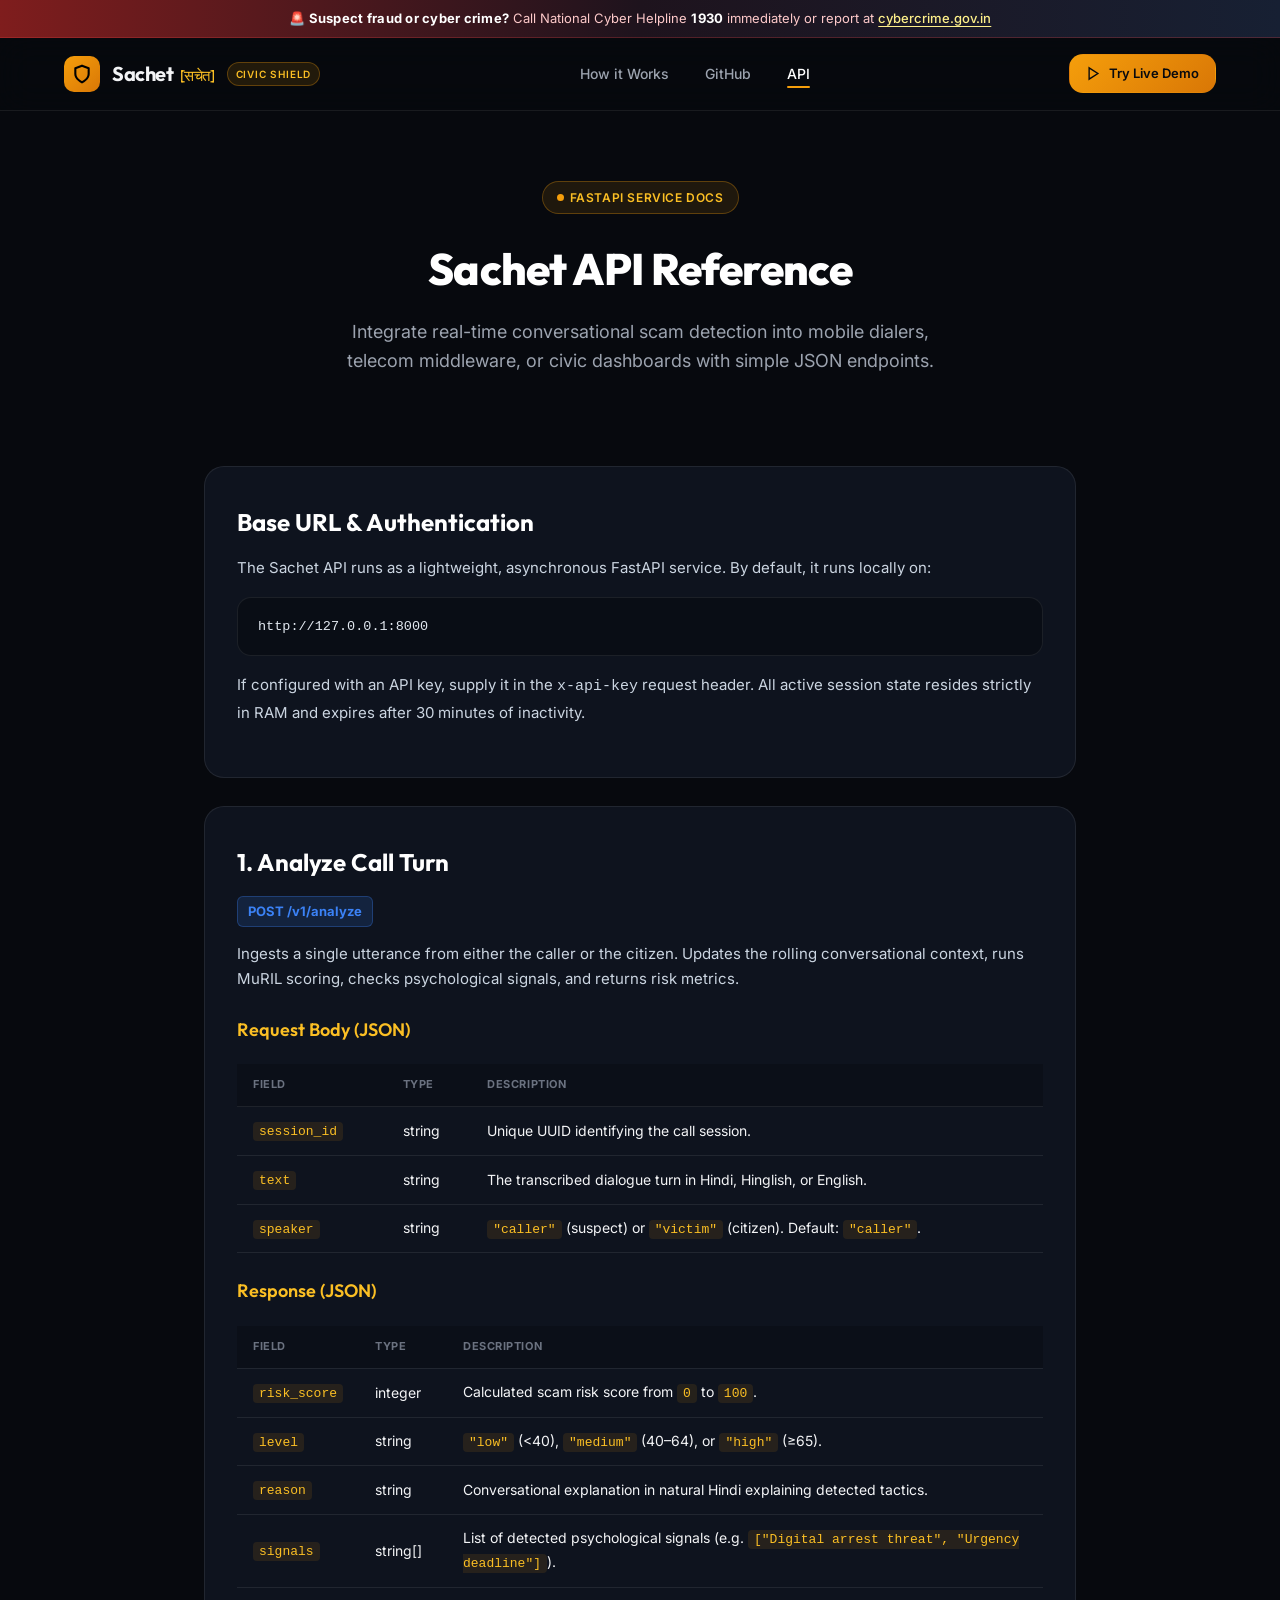
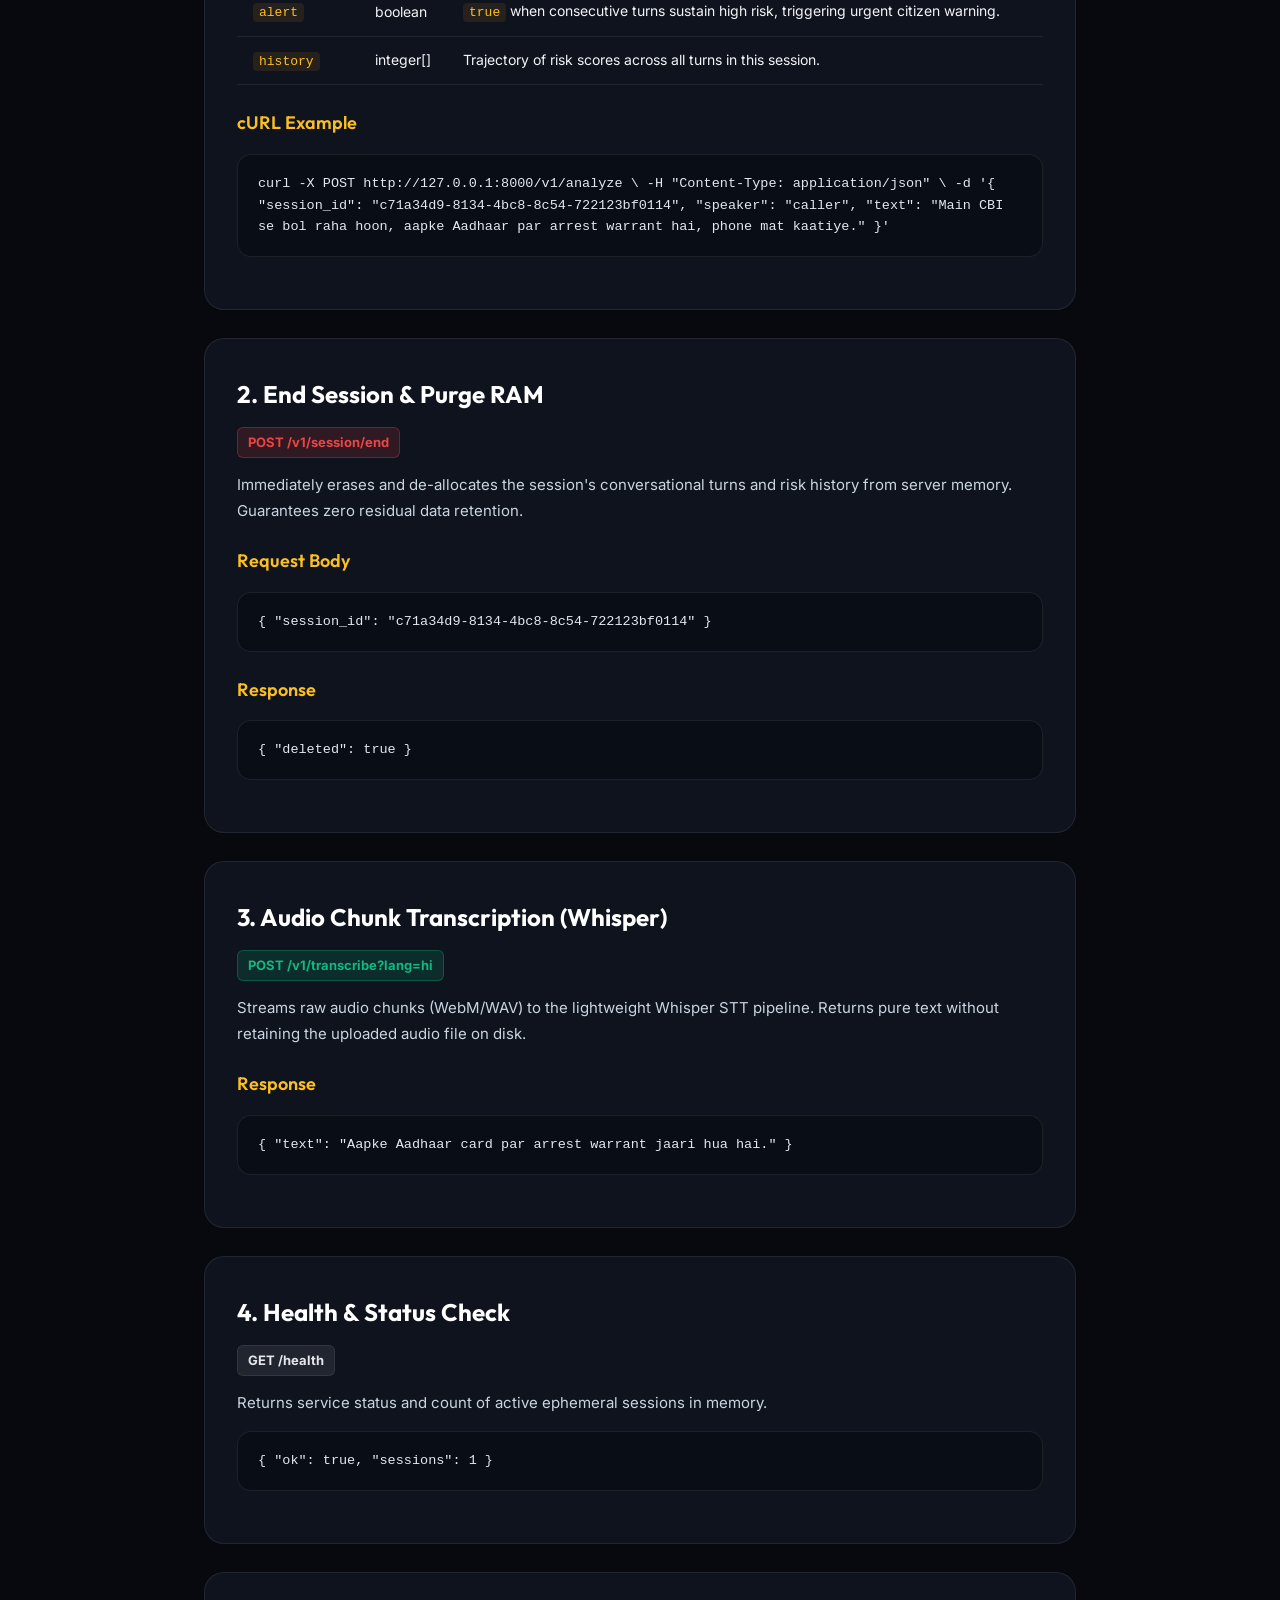
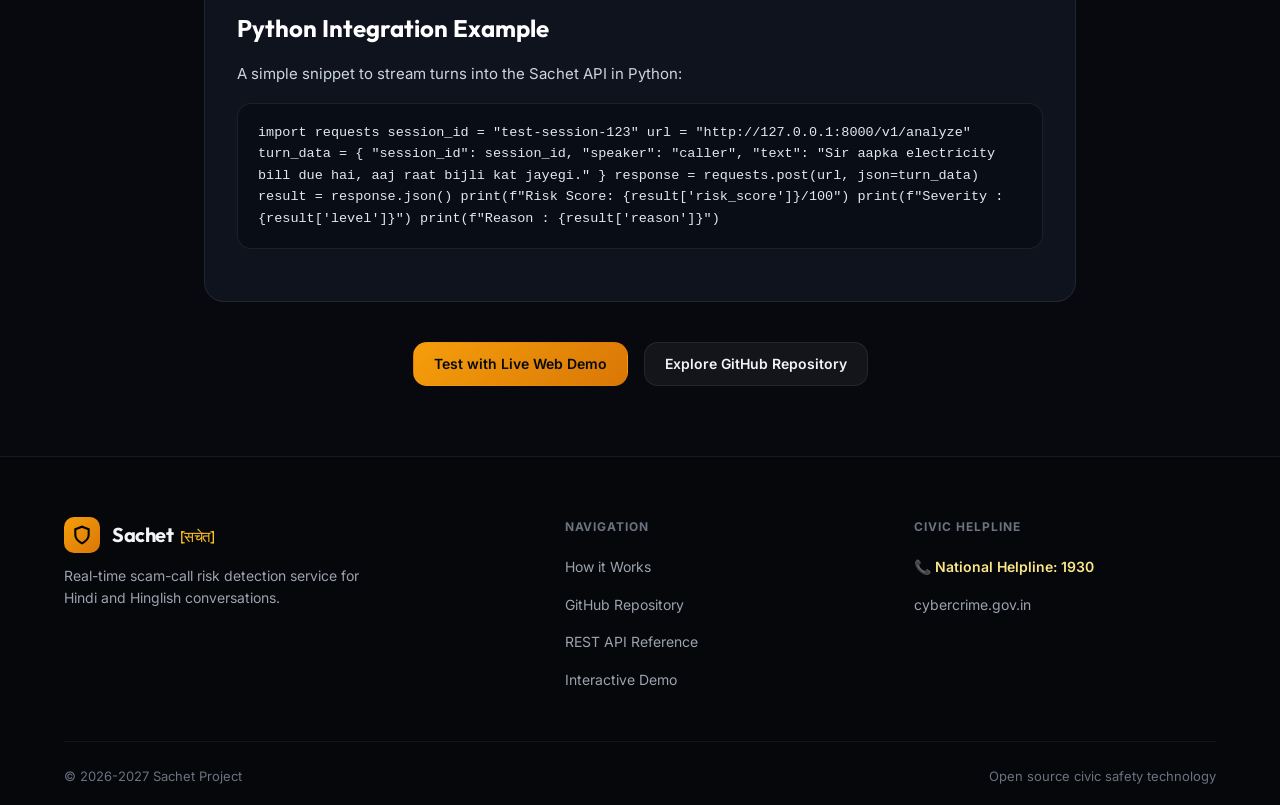
<file: client/api.html>
<!DOCTYPE html>
<html lang="en">
<head>
  <meta charset="utf-8">
  <meta name="viewport" content="width=device-width, initial-scale=1">
  <title>Sachet API Reference — REST API Specification</title>
  <meta name="description" content="Official documentation for Sachet FastAPI endpoints: /v1/analyze, /v1/session/end, /v1/transcribe, and /health.">
  <link rel="preconnect" href="https://fonts.googleapis.com">
  <link rel="preconnect" href="https://fonts.gstatic.com" crossorigin>
  <link href="https://fonts.googleapis.com/css2?family=Inter:wght@400;500;600;700&family=Outfit:wght@600;700;800&display=swap" rel="stylesheet">
  <link rel="stylesheet" href="styles.css">
</head>
<body>

  <!-- Emergency Banner -->
  <aside class="emergency-banner">
    <span>🚨 <strong>Suspect fraud or cyber crime?</strong> Call National Cyber Helpline <strong>1930</strong> immediately or report at <a href="https://cybercrime.gov.in" target="_blank" rel="noopener noreferrer">cybercrime.gov.in</a></span>
  </aside>

  <!-- Navigation Bar -->
  <header class="site-nav">
    <div class="container nav-wrapper">
      <a href="index.html" class="brand-group">
        <div class="brand-logo-icon">
          <svg width="20" height="20" viewBox="0 0 24 24" fill="none" stroke="currentColor" stroke-width="2.5" stroke-linecap="round" stroke-linejoin="round">
            <path d="M12 22s8-4 8-10V5l-8-3-8 3v7c0 6 8 10 8 10z"/>
          </svg>
        </div>
        <div class="brand-name">
          Sachet <span class="hindi">[सचेत]</span>
        </div>
        <span class="brand-badge">Civic Shield</span>
      </a>

      <nav>
        <ul class="nav-links">
          <li><a href="how-it-works.html" class="nav-link">How it Works</a></li>
          <li><a href="github.html" class="nav-link">GitHub</a></li>
          <li><a href="api.html" class="nav-link active">API</a></li>
        </ul>
      </nav>

      <div class="nav-actions">
        <a href="index.html#demo" class="btn btn-primary" style="padding: 8px 16px; font-size: 13px;">
          <svg width="15" height="15" viewBox="0 0 24 24" fill="none" stroke="currentColor" stroke-width="2.2">
            <polygon points="5 3 19 12 5 21 5 3"/>
          </svg>
          Try Live Demo
        </a>
      </div>
    </div>
  </header>

  <!-- Hero Header -->
  <section class="subpage-hero">
    <div class="container">
      <div class="pill-badge">
        <span class="pulse-dot"></span>
        FastAPI Service Docs
      </div>
      <h1 class="subpage-title">Sachet API Reference</h1>
      <p class="subpage-subtitle">
        Integrate real-time conversational scam detection into mobile dialers, telecom middleware, or civic dashboards with simple JSON endpoints.
      </p>
    </div>
  </section>

  <!-- API Content -->
  <section class="doc-section">
    <div class="container" style="max-width: 920px;">

      <!-- Overview Card -->
      <div class="doc-card">
        <h2>Base URL & Authentication</h2>
        <p>
          The Sachet API runs as a lightweight, asynchronous FastAPI service. By default, it runs locally on:
        </p>
        <div class="code-block">
          http://127.0.0.1:8000
        </div>
        <p>
          If configured with an API key, supply it in the <code>x-api-key</code> request header. All active session state resides strictly in RAM and expires after 30 minutes of inactivity.
        </p>
      </div>

      <!-- Endpoint 1: /v1/analyze -->
      <div class="doc-card">
        <h2>1. Analyze Call Turn</h2>
        <div style="display:inline-block; font-size:13px; font-weight:700; padding:4px 10px; border-radius:6px; background:rgba(59,130,246,0.15); color:var(--blue-brand); border:1px solid rgba(59,130,246,0.3); margin-bottom:14px;">
          POST /v1/analyze
        </div>
        <p>
          Ingests a single utterance from either the caller or the citizen. Updates the rolling conversational context, runs MuRIL scoring, checks psychological signals, and returns risk metrics.
        </p>

        <h3>Request Body (JSON)</h3>
        <table class="doc-table">
          <thead>
            <tr>
              <th>Field</th>
              <th>Type</th>
              <th>Description</th>
            </tr>
          </thead>
          <tbody>
            <tr>
              <td><code>session_id</code></td>
              <td>string</td>
              <td>Unique UUID identifying the call session.</td>
            </tr>
            <tr>
              <td><code>text</code></td>
              <td>string</td>
              <td>The transcribed dialogue turn in Hindi, Hinglish, or English.</td>
            </tr>
            <tr>
              <td><code>speaker</code></td>
              <td>string</td>
              <td><code>"caller"</code> (suspect) or <code>"victim"</code> (citizen). Default: <code>"caller"</code>.</td>
            </tr>
          </tbody>
        </table>

        <h3>Response (JSON)</h3>
        <table class="doc-table">
          <thead>
            <tr>
              <th>Field</th>
              <th>Type</th>
              <th>Description</th>
            </tr>
          </thead>
          <tbody>
            <tr>
              <td><code>risk_score</code></td>
              <td>integer</td>
              <td>Calculated scam risk score from <code>0</code> to <code>100</code>.</td>
            </tr>
            <tr>
              <td><code>level</code></td>
              <td>string</td>
              <td><code>"low"</code> (&lt;40), <code>"medium"</code> (40–64), or <code>"high"</code> (&ge;65).</td>
            </tr>
            <tr>
              <td><code>reason</code></td>
              <td>string</td>
              <td>Conversational explanation in natural Hindi explaining detected tactics.</td>
            </tr>
            <tr>
              <td><code>signals</code></td>
              <td>string[]</td>
              <td>List of detected psychological signals (e.g. <code>["Digital arrest threat", "Urgency deadline"]</code>).</td>
            </tr>
            <tr>
              <td><code>alert</code></td>
              <td>boolean</td>
              <td><code>true</code> when consecutive turns sustain high risk, triggering urgent citizen warning.</td>
            </tr>
            <tr>
              <td><code>history</code></td>
              <td>integer[]</td>
              <td>Trajectory of risk scores across all turns in this session.</td>
            </tr>
          </tbody>
        </table>

        <h3>cURL Example</h3>
        <div class="code-block">
curl -X POST http://127.0.0.1:8000/v1/analyze \
  -H "Content-Type: application/json" \
  -d '{
    "session_id": "c71a34d9-8134-4bc8-8c54-722123bf0114",
    "speaker": "caller",
    "text": "Main CBI se bol raha hoon, aapke Aadhaar par arrest warrant hai, phone mat kaatiye."
  }'
        </div>
      </div>

      <!-- Endpoint 2: /v1/session/end -->
      <div class="doc-card">
        <h2>2. End Session & Purge RAM</h2>
        <div style="display:inline-block; font-size:13px; font-weight:700; padding:4px 10px; border-radius:6px; background:rgba(239,68,68,0.15); color:var(--red-danger); border:1px solid rgba(239,68,68,0.3); margin-bottom:14px;">
          POST /v1/session/end
        </div>
        <p>
          Immediately erases and de-allocates the session's conversational turns and risk history from server memory. Guarantees zero residual data retention.
        </p>

        <h3>Request Body</h3>
        <div class="code-block">
{
  "session_id": "c71a34d9-8134-4bc8-8c54-722123bf0114"
}
        </div>

        <h3>Response</h3>
        <div class="code-block">
{
  "deleted": true
}
        </div>
      </div>

      <!-- Endpoint 3: /v1/transcribe -->
      <div class="doc-card">
        <h2>3. Audio Chunk Transcription (Whisper)</h2>
        <div style="display:inline-block; font-size:13px; font-weight:700; padding:4px 10px; border-radius:6px; background:rgba(16,185,129,0.15); color:var(--green-safe); border:1px solid rgba(16,185,129,0.3); margin-bottom:14px;">
          POST /v1/transcribe?lang=hi
        </div>
        <p>
          Streams raw audio chunks (WebM/WAV) to the lightweight Whisper STT pipeline. Returns pure text without retaining the uploaded audio file on disk.
        </p>

        <h3>Response</h3>
        <div class="code-block">
{
  "text": "Aapke Aadhaar card par arrest warrant jaari hua hai."
}
        </div>
      </div>

      <!-- Endpoint 4: /health -->
      <div class="doc-card">
        <h2>4. Health & Status Check</h2>
        <div style="display:inline-block; font-size:13px; font-weight:700; padding:4px 10px; border-radius:6px; background:rgba(255,255,255,0.08); color:#e5e7eb; border:1px solid var(--border-subtle); margin-bottom:14px;">
          GET /health
        </div>
        <p>Returns service status and count of active ephemeral sessions in memory.</p>
        <div class="code-block">
{
  "ok": true,
  "sessions": 1
}
        </div>
      </div>

      <!-- Code Integration Example -->
      <div class="doc-card">
        <h2>Python Integration Example</h2>
        <p>A simple snippet to stream turns into the Sachet API in Python:</p>
        <div class="code-block">
import requests

session_id = "test-session-123"
url = "http://127.0.0.1:8000/v1/analyze"

turn_data = {
    "session_id": session_id,
    "speaker": "caller",
    "text": "Sir aapka electricity bill due hai, aaj raat bijli kat jayegi."
}

response = requests.post(url, json=turn_data)
result = response.json()

print(f"Risk Score: {result['risk_score']}/100")
print(f"Severity  : {result['level']}")
print(f"Reason    : {result['reason']}")
        </div>
      </div>

      <div style="text-align:center; margin-top:40px;">
        <a href="index.html#demo" class="btn btn-primary" style="margin-right:12px;">Test with Live Web Demo</a>
        <a href="github.html" class="btn btn-secondary">Explore GitHub Repository</a>
      </div>

    </div>
  </section>

  <!-- Footer -->
  <footer class="site-footer">
    <div class="container">
      <div class="footer-grid">
        <div class="footer-brand">
          <div class="brand-group">
            <div class="brand-logo-icon">
              <svg width="20" height="20" viewBox="0 0 24 24" fill="none" stroke="currentColor" stroke-width="2.5"><path d="M12 22s8-4 8-10V5l-8-3-8 3v7c0 6 8 10 8 10z"/></svg>
            </div>
            <div class="brand-name">Sachet <span class="hindi">[सचेत]</span></div>
          </div>
          <p>Real-time scam-call risk detection service for Hindi and Hinglish conversations.</p>
        </div>

        <div class="footer-col">
          <h4>Navigation</h4>
          <ul class="footer-links">
            <li><a href="how-it-works.html">How it Works</a></li>
            <li><a href="github.html">GitHub Repository</a></li>
            <li><a href="api.html">REST API Reference</a></li>
            <li><a href="index.html#demo">Interactive Demo</a></li>
          </ul>
        </div>

        <div class="footer-col">
          <h4>Civic Helpline</h4>
          <ul class="footer-links">
            <li><a href="tel:1930" style="color:#fde68a; font-weight:600;">📞 National Helpline: 1930</a></li>
            <li><a href="https://cybercrime.gov.in" target="_blank" rel="noopener noreferrer">cybercrime.gov.in</a></li>
          </ul>
        </div>
      </div>

      <div class="footer-bottom">
        <div>© 2026-2027 Sachet Project</div>
        <div>Open source civic safety technology</div>
      </div>
    </div>
  </footer>

</body>
</html>
</file>
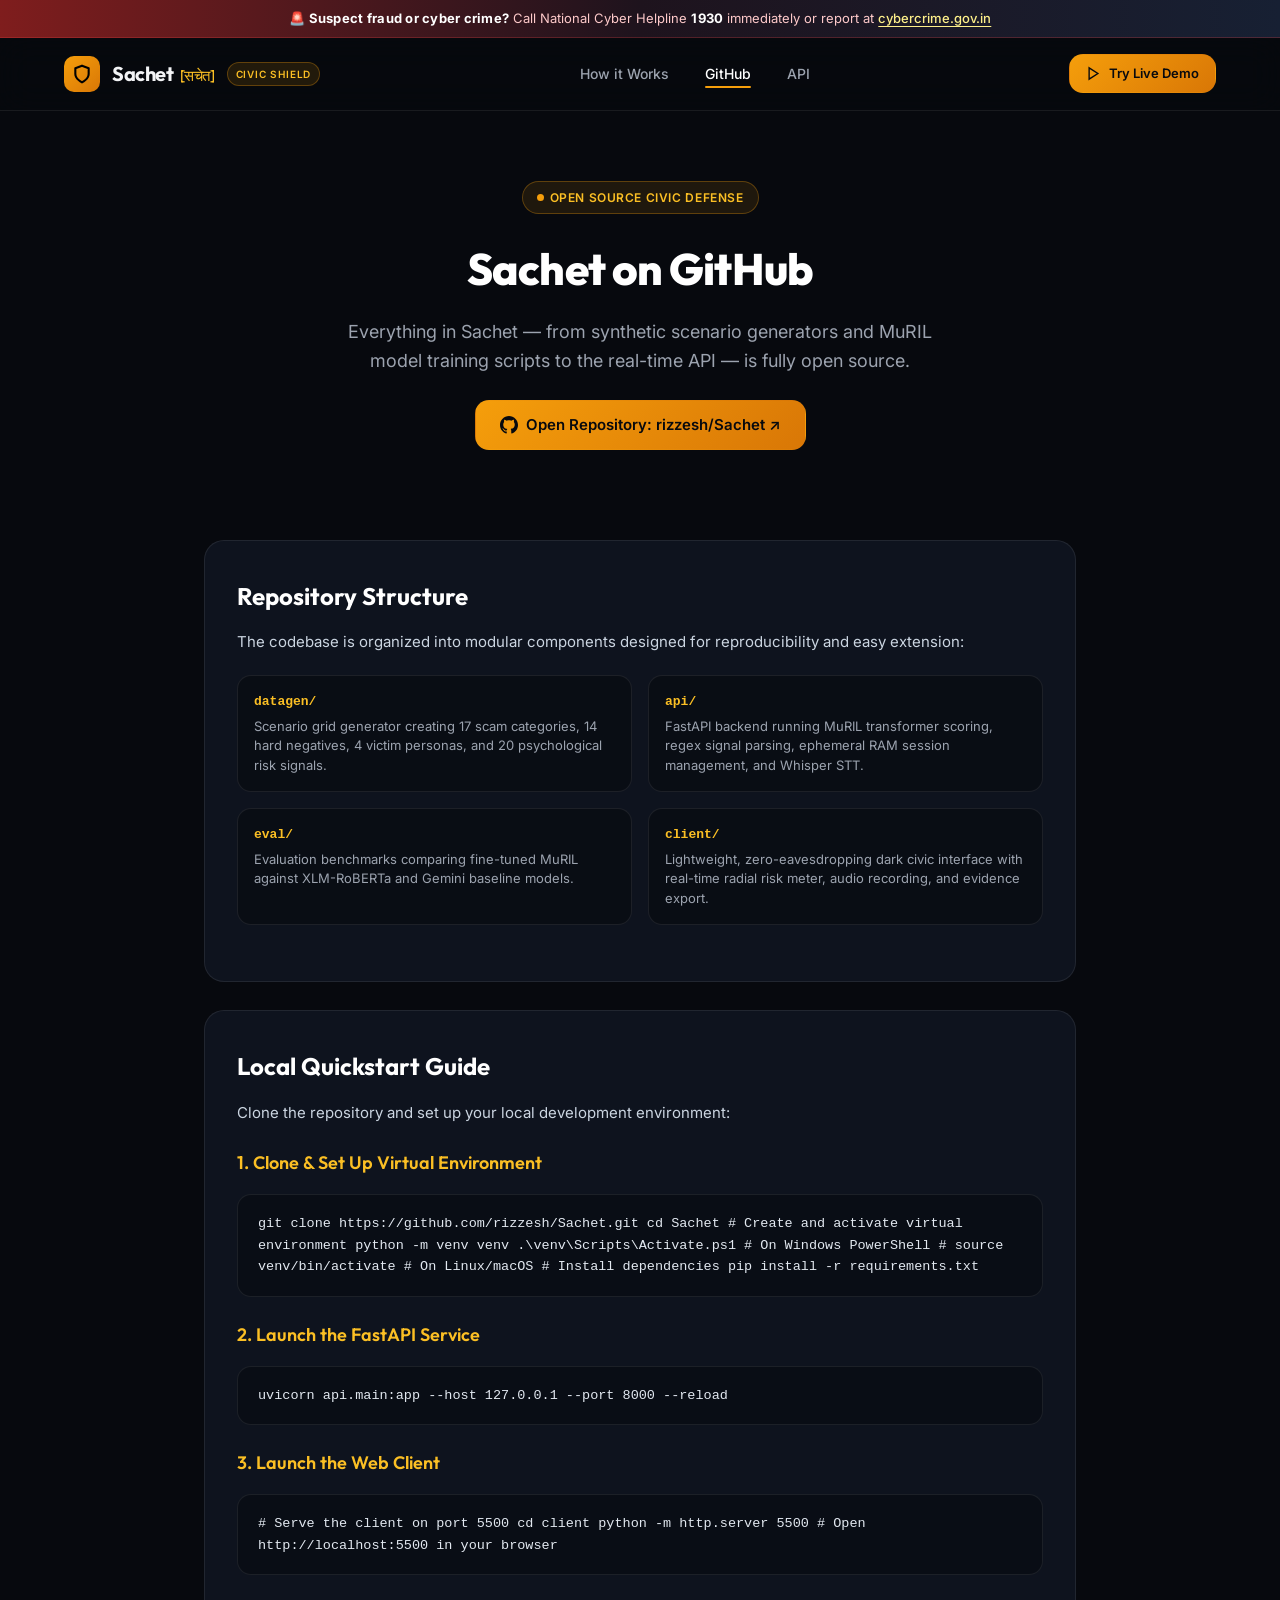
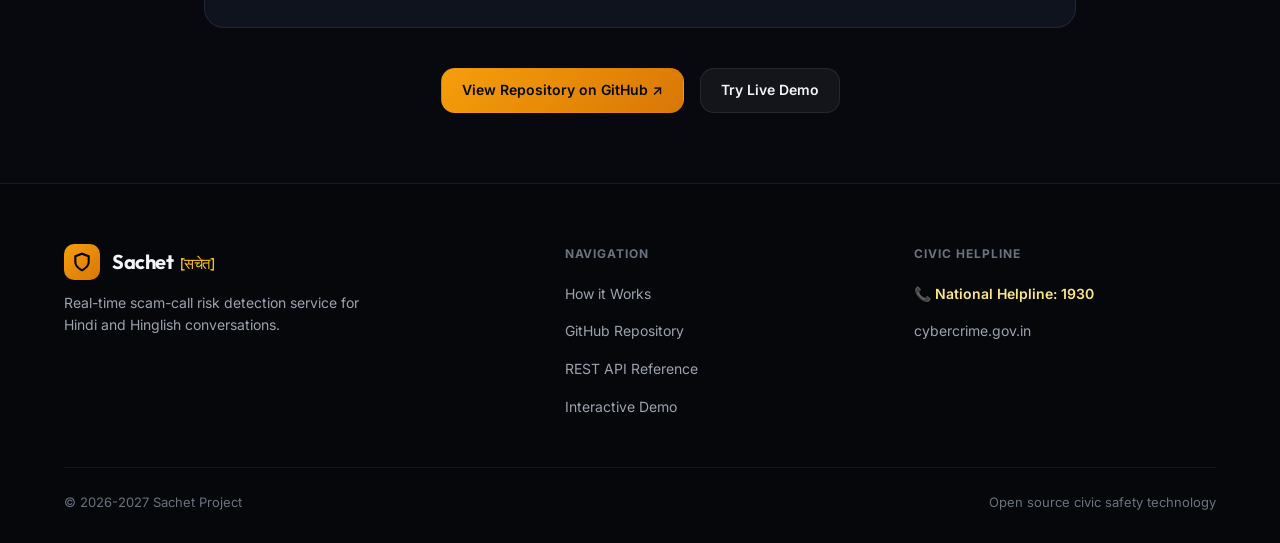
<file: client/github.html>
<!DOCTYPE html>
<html lang="en">
<head>
  <meta charset="utf-8">
  <meta name="viewport" content="width=device-width, initial-scale=1">
  <title>Sachet Open Source — GitHub Repository & Architecture</title>
  <meta name="description" content="Explore the open-source repository for Sachet on GitHub: MuRIL model fine-tuning, synthetic dialogue generator, FastAPI backend, and civic evaluation benchmark.">
  <link rel="preconnect" href="https://fonts.googleapis.com">
  <link rel="preconnect" href="https://fonts.gstatic.com" crossorigin>
  <link href="https://fonts.googleapis.com/css2?family=Inter:wght@400;500;600;700&family=Outfit:wght@600;700;800&display=swap" rel="stylesheet">
  <link rel="stylesheet" href="styles.css">
</head>
<body>

  <!-- Emergency Banner -->
  <aside class="emergency-banner">
    <span>🚨 <strong>Suspect fraud or cyber crime?</strong> Call National Cyber Helpline <strong>1930</strong> immediately or report at <a href="https://cybercrime.gov.in" target="_blank" rel="noopener noreferrer">cybercrime.gov.in</a></span>
  </aside>

  <!-- Navigation Bar -->
  <header class="site-nav">
    <div class="container nav-wrapper">
      <a href="index.html" class="brand-group">
        <div class="brand-logo-icon">
          <svg width="20" height="20" viewBox="0 0 24 24" fill="none" stroke="currentColor" stroke-width="2.5" stroke-linecap="round" stroke-linejoin="round">
            <path d="M12 22s8-4 8-10V5l-8-3-8 3v7c0 6 8 10 8 10z"/>
          </svg>
        </div>
        <div class="brand-name">
          Sachet <span class="hindi">[सचेत]</span>
        </div>
        <span class="brand-badge">Civic Shield</span>
      </a>

      <nav>
        <ul class="nav-links">
          <li><a href="how-it-works.html" class="nav-link">How it Works</a></li>
          <li><a href="github.html" class="nav-link active">GitHub</a></li>
          <li><a href="api.html" class="nav-link">API</a></li>
        </ul>
      </nav>

      <div class="nav-actions">
        <a href="index.html#demo" class="btn btn-primary" style="padding: 8px 16px; font-size: 13px;">
          <svg width="15" height="15" viewBox="0 0 24 24" fill="none" stroke="currentColor" stroke-width="2.2">
            <polygon points="5 3 19 12 5 21 5 3"/>
          </svg>
          Try Live Demo
        </a>
      </div>
    </div>
  </header>

  <!-- Subpage Header -->
  <section class="subpage-hero">
    <div class="container">
      <div class="pill-badge">
        <span class="pulse-dot"></span>
        Open Source Civic Defense
      </div>
      <h1 class="subpage-title">Sachet on GitHub</h1>
      <p class="subpage-subtitle">
        Everything in Sachet — from synthetic scenario generators and MuRIL model training scripts to the real-time API — is fully open source.
      </p>
      <div style="margin-top: 24px;">
        <a href="https://github.com/rizzesh/Sachet" target="_blank" rel="noopener noreferrer" class="btn btn-primary" style="padding: 12px 24px; font-size: 15px;">
          <svg width="18" height="18" viewBox="0 0 24 24" fill="currentColor">
            <path d="M12 0c-6.626 0-12 5.373-12 12 0 5.302 3.438 9.8 8.207 11.387.599.111.793-.261.793-.577v-2.234c-3.338.726-4.033-1.416-4.033-1.416-.546-1.387-1.333-1.756-1.333-1.756-1.089-.745.083-.729.083-.729 1.205.084 1.839 1.237 1.839 1.237 1.07 1.834 2.807 1.304 3.492.997.107-.775.418-1.305.762-1.604-2.665-.305-5.467-1.334-5.467-5.931 0-1.311.469-2.381 1.236-3.221-.124-.303-.535-1.524.117-3.176 0 0 1.008-.322 3.301 1.23.957-.266 1.983-.399 3.003-.404 1.02.005 2.047.138 3.006.404 2.291-1.552 3.297-1.23 3.297-1.23.653 1.653.242 2.874.118 3.176.77.84 1.235 1.911 1.235 3.221 0 4.609-2.807 5.624-5.479 5.921.43.372.823 1.102.823 2.222v3.293c0 .319.192.694.801.576 4.765-1.589 8.199-6.086 8.199-11.386 0-6.627-5.373-12-12-12z"/>
          </svg>
          Open Repository: rizzesh/Sachet ↗
        </a>
      </div>
    </div>
  </section>

  <!-- GitHub Content Section -->
  <section class="doc-section">
    <div class="container" style="max-width: 920px;">

      <!-- Card: Repository Modules -->
      <div class="doc-card">
        <h2>Repository Structure</h2>
        <p>The codebase is organized into modular components designed for reproducibility and easy extension:</p>

        <div style="display:grid; grid-template-columns:1fr 1fr; gap:16px; margin:20px 0;">
          <div style="background:rgba(0,0,0,0.3); border:1px solid var(--border-subtle); border-radius:var(--radius-md); padding:16px;">
            <div style="font-family:monospace; color:var(--amber-light); font-weight:700; margin-bottom:4px;">datagen/</div>
            <div style="font-size:13px; color:var(--text-muted); line-height:1.5;">
              Scenario grid generator creating 17 scam categories, 14 hard negatives, 4 victim personas, and 20 psychological risk signals.
            </div>
          </div>

          <div style="background:rgba(0,0,0,0.3); border:1px solid var(--border-subtle); border-radius:var(--radius-md); padding:16px;">
            <div style="font-family:monospace; color:var(--amber-light); font-weight:700; margin-bottom:4px;">api/</div>
            <div style="font-size:13px; color:var(--text-muted); line-height:1.5;">
              FastAPI backend running MuRIL transformer scoring, regex signal parsing, ephemeral RAM session management, and Whisper STT.
            </div>
          </div>

          <div style="background:rgba(0,0,0,0.3); border:1px solid var(--border-subtle); border-radius:var(--radius-md); padding:16px;">
            <div style="font-family:monospace; color:var(--amber-light); font-weight:700; margin-bottom:4px;">eval/</div>
            <div style="font-size:13px; color:var(--text-muted); line-height:1.5;">
              Evaluation benchmarks comparing fine-tuned MuRIL against XLM-RoBERTa and Gemini baseline models.
            </div>
          </div>

          <div style="background:rgba(0,0,0,0.3); border:1px solid var(--border-subtle); border-radius:var(--radius-md); padding:16px;">
            <div style="font-family:monospace; color:var(--amber-light); font-weight:700; margin-bottom:4px;">client/</div>
            <div style="font-size:13px; color:var(--text-muted); line-height:1.5;">
              Lightweight, zero-eavesdropping dark civic interface with real-time radial risk meter, audio recording, and evidence export.
            </div>
          </div>
        </div>
      </div>

      <!-- Card: Quickstart -->
      <div class="doc-card">
        <h2>Local Quickstart Guide</h2>
        <p>Clone the repository and set up your local development environment:</p>

        <h3>1. Clone & Set Up Virtual Environment</h3>
        <div class="code-block">
git clone https://github.com/rizzesh/Sachet.git
cd Sachet

# Create and activate virtual environment
python -m venv venv
.\venv\Scripts\Activate.ps1  # On Windows PowerShell
# source venv/bin/activate   # On Linux/macOS

# Install dependencies
pip install -r requirements.txt
        </div>

        <h3>2. Launch the FastAPI Service</h3>
        <div class="code-block">
uvicorn api.main:app --host 127.0.0.1 --port 8000 --reload
        </div>

        <h3>3. Launch the Web Client</h3>
        <div class="code-block">
# Serve the client on port 5500
cd client
python -m http.server 5500
# Open http://localhost:5500 in your browser
        </div>
      </div>

      <!-- CTA -->
      <div style="text-align:center; margin-top:40px;">
        <a href="https://github.com/rizzesh/Sachet" target="_blank" rel="noopener noreferrer" class="btn btn-primary" style="margin-right:12px;">
          View Repository on GitHub ↗
        </a>
        <a href="index.html#demo" class="btn btn-secondary">
          Try Live Demo
        </a>
      </div>

    </div>
  </section>

  <!-- Footer -->
  <footer class="site-footer">
    <div class="container">
      <div class="footer-grid">
        <div class="footer-brand">
          <div class="brand-group">
            <div class="brand-logo-icon">
              <svg width="20" height="20" viewBox="0 0 24 24" fill="none" stroke="currentColor" stroke-width="2.5"><path d="M12 22s8-4 8-10V5l-8-3-8 3v7c0 6 8 10 8 10z"/></svg>
            </div>
            <div class="brand-name">Sachet <span class="hindi">[सचेत]</span></div>
          </div>
          <p>Real-time scam-call risk detection service for Hindi and Hinglish conversations.</p>
        </div>

        <div class="footer-col">
          <h4>Navigation</h4>
          <ul class="footer-links">
            <li><a href="how-it-works.html">How it Works</a></li>
            <li><a href="github.html">GitHub Repository</a></li>
            <li><a href="api.html">REST API Reference</a></li>
            <li><a href="index.html#demo">Interactive Demo</a></li>
          </ul>
        </div>

        <div class="footer-col">
          <h4>Civic Helpline</h4>
          <ul class="footer-links">
            <li><a href="tel:1930" style="color:#fde68a; font-weight:600;">📞 National Helpline: 1930</a></li>
            <li><a href="https://cybercrime.gov.in" target="_blank" rel="noopener noreferrer">cybercrime.gov.in</a></li>
          </ul>
        </div>
      </div>

      <div class="footer-bottom">
        <div>© 2026-2027 Sachet Project</div>
        <div>Open source civic safety technology</div>
      </div>
    </div>
  </footer>

</body>
</html>
</file>
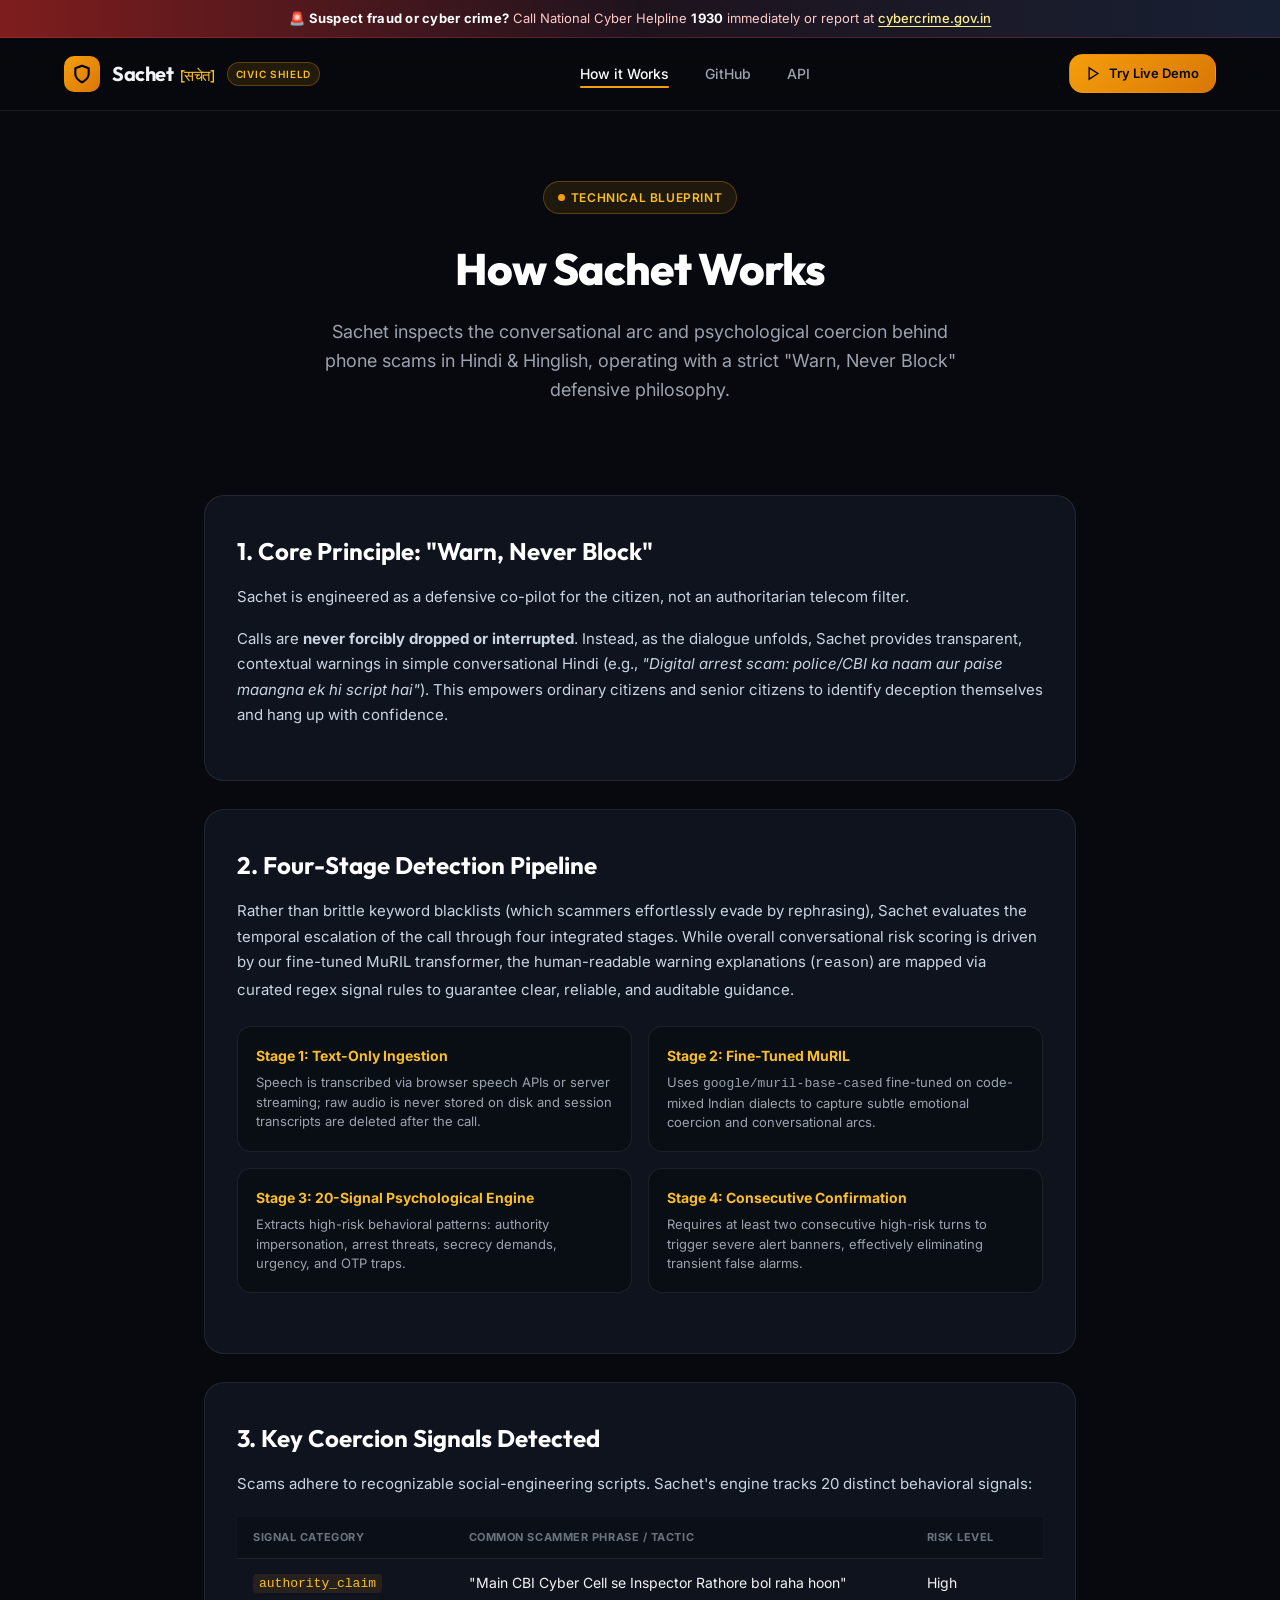
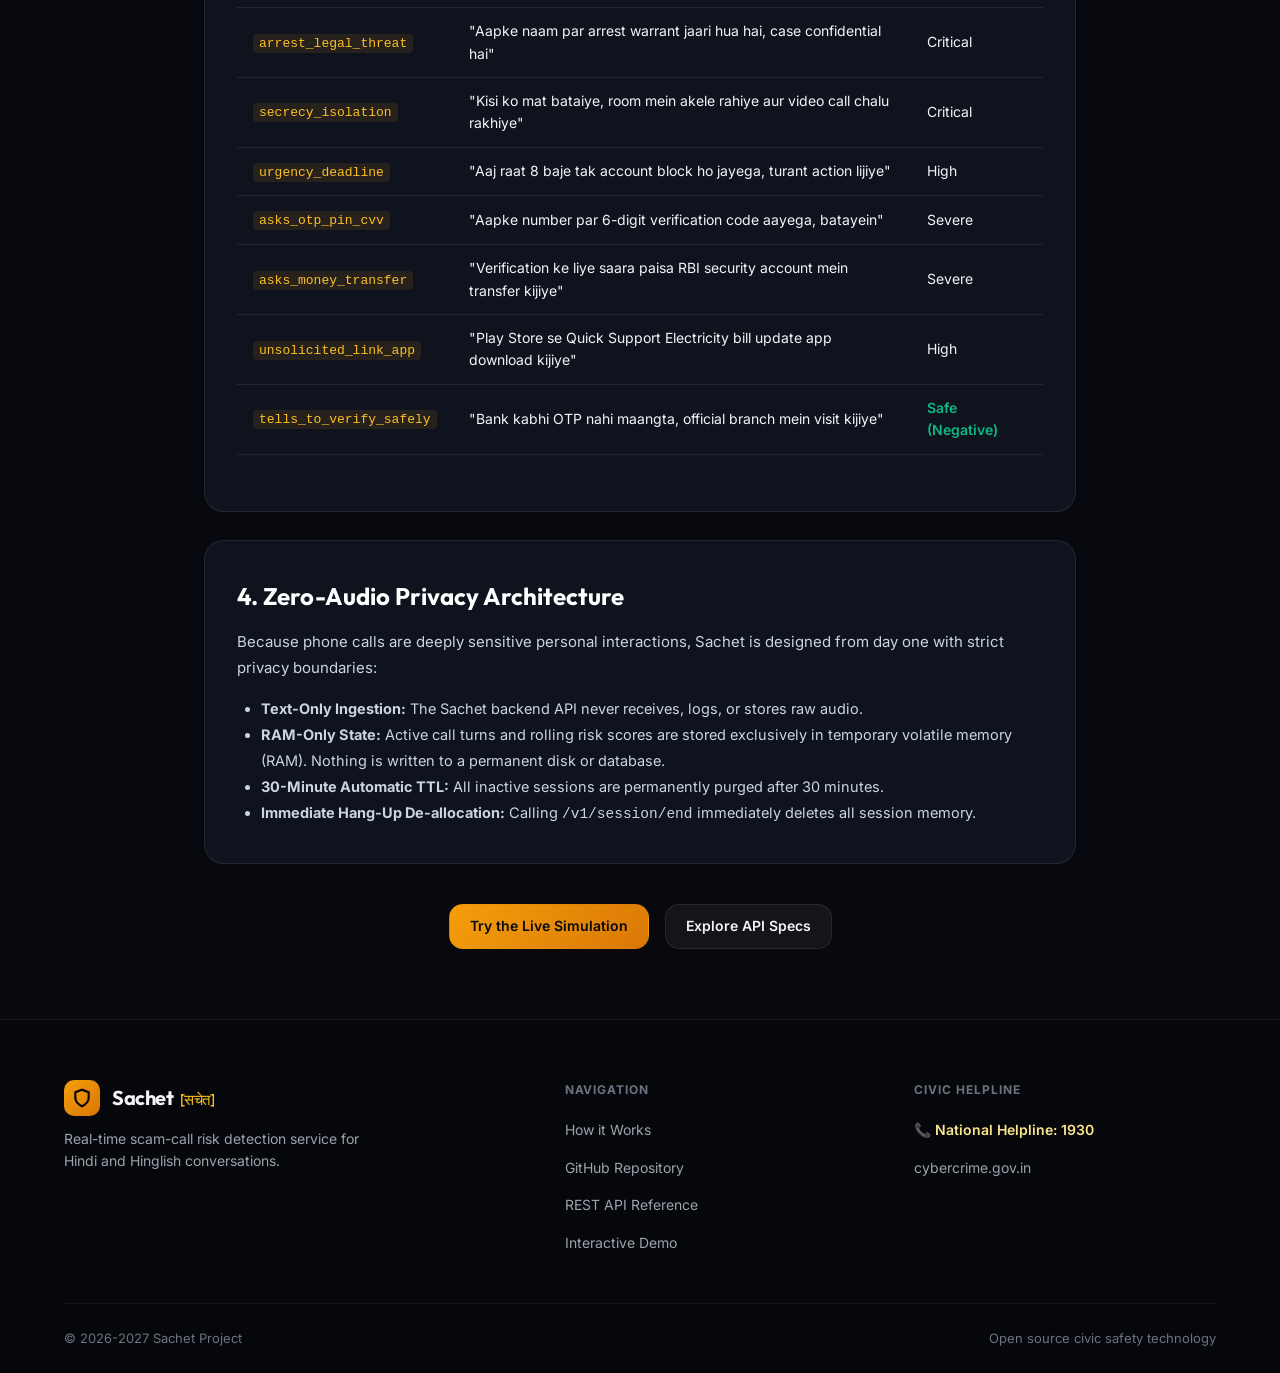
<file: client/how-it-works.html>
<!DOCTYPE html>
<html lang="en">
<head>
  <meta charset="utf-8">
  <meta name="viewport" content="width=device-width, initial-scale=1">
  <title>How Sachet Works — Architecture & Methodology</title>
  <meta name="description" content="Understand the real-time AI architecture, MuRIL transformer, 20-signal psychological detector, and privacy guarantees behind Sachet.">
  <link rel="preconnect" href="https://fonts.googleapis.com">
  <link rel="preconnect" href="https://fonts.gstatic.com" crossorigin>
  <link href="https://fonts.googleapis.com/css2?family=Inter:wght@400;500;600;700&family=Outfit:wght@600;700;800&display=swap" rel="stylesheet">
  <link rel="stylesheet" href="styles.css">
</head>
<body>

  <!-- Emergency Helpline Top Banner -->
  <aside class="emergency-banner">
    <span>🚨 <strong>Suspect fraud or cyber crime?</strong> Call National Cyber Helpline <strong>1930</strong> immediately or report at <a href="https://cybercrime.gov.in" target="_blank" rel="noopener noreferrer">cybercrime.gov.in</a></span>
  </aside>

  <!-- Site Navigation -->
  <header class="site-nav">
    <div class="container nav-wrapper">
      <a href="index.html" class="brand-group">
        <div class="brand-logo-icon">
          <svg width="20" height="20" viewBox="0 0 24 24" fill="none" stroke="currentColor" stroke-width="2.5" stroke-linecap="round" stroke-linejoin="round">
            <path d="M12 22s8-4 8-10V5l-8-3-8 3v7c0 6 8 10 8 10z"/>
          </svg>
        </div>
        <div class="brand-name">
          Sachet <span class="hindi">[सचेत]</span>
        </div>
        <span class="brand-badge">Civic Shield</span>
      </a>

      <nav>
        <ul class="nav-links">
          <li><a href="how-it-works.html" class="nav-link active">How it Works</a></li>
          <li><a href="github.html" class="nav-link">GitHub</a></li>
          <li><a href="api.html" class="nav-link">API</a></li>
        </ul>
      </nav>

      <div class="nav-actions">
        <a href="index.html#demo" class="btn btn-primary" style="padding: 8px 16px; font-size: 13px;">
          <svg width="15" height="15" viewBox="0 0 24 24" fill="none" stroke="currentColor" stroke-width="2.2">
            <polygon points="5 3 19 12 5 21 5 3"/>
          </svg>
          Try Live Demo
        </a>
      </div>
    </div>
  </header>

  <!-- Subpage Header -->
  <section class="subpage-hero">
    <div class="container">
      <div class="pill-badge">
        <span class="pulse-dot"></span>
        Technical Blueprint
      </div>
      <h1 class="subpage-title">How Sachet Works</h1>
      <p class="subpage-subtitle">
        Sachet inspects the conversational arc and psychological coercion behind phone scams in Hindi & Hinglish, operating with a strict "Warn, Never Block" defensive philosophy.
      </p>
    </div>
  </section>

  <!-- Main Content Cards -->
  <section class="doc-section">
    <div class="container" style="max-width: 920px;">

      <!-- Card 1: Core Philosophy -->
      <div class="doc-card">
        <h2>1. Core Principle: "Warn, Never Block"</h2>
        <p>
          Sachet is engineered as a defensive co-pilot for the citizen, not an authoritarian telecom filter. 
        </p>
        <p>
          Calls are <strong>never forcibly dropped or interrupted</strong>. Instead, as the dialogue unfolds, Sachet provides transparent, contextual warnings in simple conversational Hindi (e.g., <em>"Digital arrest scam: police/CBI ka naam aur paise maangna ek hi script hai"</em>). This empowers ordinary citizens and senior citizens to identify deception themselves and hang up with confidence.
        </p>
      </div>

      <!-- Card 2: 4-Stage Detection Pipeline -->
      <div class="doc-card">
        <h2>2. Four-Stage Detection Pipeline</h2>
        <p>
          Rather than brittle keyword blacklists (which scammers effortlessly evade by rephrasing), Sachet evaluates the temporal escalation of the call through four integrated stages. While overall conversational risk scoring is driven by our fine-tuned MuRIL transformer, the human-readable warning explanations (<code>reason</code>) are mapped via curated regex signal rules to guarantee clear, reliable, and auditable guidance.
        </p>

        <div style="display:grid; grid-template-columns:1fr 1fr; gap:16px; margin:24px 0;">
          <div style="background:rgba(0,0,0,0.3); border:1px solid var(--border-subtle); border-radius:var(--radius-md); padding:18px;">
            <div style="color:var(--amber-light); font-weight:700; font-size:14px; margin-bottom:6px;">Stage 1: Text-Only Ingestion</div>
            <div style="font-size:13px; color:var(--text-muted); line-height:1.5;">
              Speech is transcribed via browser speech APIs or server streaming; raw audio is never stored on disk and session transcripts are deleted after the call.
            </div>
          </div>

          <div style="background:rgba(0,0,0,0.3); border:1px solid var(--border-subtle); border-radius:var(--radius-md); padding:18px;">
            <div style="color:var(--amber-light); font-weight:700; font-size:14px; margin-bottom:6px;">Stage 2: Fine-Tuned MuRIL</div>
            <div style="font-size:13px; color:var(--text-muted); line-height:1.5;">
              Uses <code>google/muril-base-cased</code> fine-tuned on code-mixed Indian dialects to capture subtle emotional coercion and conversational arcs.
            </div>
          </div>

          <div style="background:rgba(0,0,0,0.3); border:1px solid var(--border-subtle); border-radius:var(--radius-md); padding:18px;">
            <div style="color:var(--amber-light); font-weight:700; font-size:14px; margin-bottom:6px;">Stage 3: 20-Signal Psychological Engine</div>
            <div style="font-size:13px; color:var(--text-muted); line-height:1.5;">
              Extracts high-risk behavioral patterns: authority impersonation, arrest threats, secrecy demands, urgency, and OTP traps.
            </div>
          </div>

          <div style="background:rgba(0,0,0,0.3); border:1px solid var(--border-subtle); border-radius:var(--radius-md); padding:18px;">
            <div style="color:var(--amber-light); font-weight:700; font-size:14px; margin-bottom:6px;">Stage 4: Consecutive Confirmation</div>
            <div style="font-size:13px; color:var(--text-muted); line-height:1.5;">
              Requires at least two consecutive high-risk turns to trigger severe alert banners, effectively eliminating transient false alarms.
            </div>
          </div>
        </div>
      </div>

      <!-- Card 3: The 20 Semantic Behavioral Signals -->
      <div class="doc-card">
        <h2>3. Key Coercion Signals Detected</h2>
        <p>
          Scams adhere to recognizable social-engineering scripts. Sachet's engine tracks 20 distinct behavioral signals:
        </p>

        <table class="doc-table">
          <thead>
            <tr>
              <th>Signal Category</th>
              <th>Common Scammer Phrase / Tactic</th>
              <th>Risk Level</th>
            </tr>
          </thead>
          <tbody>
            <tr>
              <td><code>authority_claim</code></td>
              <td>"Main CBI Cyber Cell se Inspector Rathore bol raha hoon"</td>
              <td>High</td>
            </tr>
            <tr>
              <td><code>arrest_legal_threat</code></td>
              <td>"Aapke naam par arrest warrant jaari hua hai, case confidential hai"</td>
              <td>Critical</td>
            </tr>
            <tr>
              <td><code>secrecy_isolation</code></td>
              <td>"Kisi ko mat bataiye, room mein akele rahiye aur video call chalu rakhiye"</td>
              <td>Critical</td>
            </tr>
            <tr>
              <td><code>urgency_deadline</code></td>
              <td>"Aaj raat 8 baje tak account block ho jayega, turant action lijiye"</td>
              <td>High</td>
            </tr>
            <tr>
              <td><code>asks_otp_pin_cvv</code></td>
              <td>"Aapke number par 6-digit verification code aayega, batayein"</td>
              <td>Severe</td>
            </tr>
            <tr>
              <td><code>asks_money_transfer</code></td>
              <td>"Verification ke liye saara paisa RBI security account mein transfer kijiye"</td>
              <td>Severe</td>
            </tr>
            <tr>
              <td><code>unsolicited_link_app</code></td>
              <td>"Play Store se Quick Support Electricity bill update app download kijiye"</td>
              <td>High</td>
            </tr>
            <tr>
              <td><code>tells_to_verify_safely</code></td>
              <td>"Bank kabhi OTP nahi maangta, official branch mein visit kijiye"</td>
              <td><span style="color:var(--green-safe); font-weight:600;">Safe (Negative)</span></td>
            </tr>
          </tbody>
        </table>
      </div>

      <!-- Card 4: Strict Privacy Guarantee -->
      <div class="doc-card" id="privacy">
        <h2>4. Zero-Audio Privacy Architecture</h2>
        <p>
          Because phone calls are deeply sensitive personal interactions, Sachet is designed from day one with strict privacy boundaries:
        </p>

        <ul style="list-style:disc; padding-left:24px; color:#cbd5e1; font-size:14.5px; line-height:1.8;">
          <li><strong>Text-Only Ingestion:</strong> The Sachet backend API never receives, logs, or stores raw audio.</li>
          <li><strong>RAM-Only State:</strong> Active call turns and rolling risk scores are stored exclusively in temporary volatile memory (RAM). Nothing is written to a permanent disk or database.</li>
          <li><strong>30-Minute Automatic TTL:</strong> All inactive sessions are permanently purged after 30 minutes.</li>
          <li><strong>Immediate Hang-Up De-allocation:</strong> Calling <code>/v1/session/end</code> immediately deletes all session memory.</li>
        </ul>
      </div>

      <!-- Action Footer -->
      <div style="text-align:center; margin-top:40px;">
        <a href="index.html#demo" class="btn btn-primary" style="margin-right:12px;">Try the Live Simulation</a>
        <a href="api.html" class="btn btn-secondary">Explore API Specs</a>
      </div>

    </div>
  </section>

  <!-- Footer -->
  <footer class="site-footer">
    <div class="container">
      <div class="footer-grid">
        <div class="footer-brand">
          <div class="brand-group">
            <div class="brand-logo-icon">
              <svg width="20" height="20" viewBox="0 0 24 24" fill="none" stroke="currentColor" stroke-width="2.5"><path d="M12 22s8-4 8-10V5l-8-3-8 3v7c0 6 8 10 8 10z"/></svg>
            </div>
            <div class="brand-name">Sachet <span class="hindi">[सचेत]</span></div>
          </div>
          <p>Real-time scam-call risk detection service for Hindi and Hinglish conversations.</p>
        </div>

        <div class="footer-col">
          <h4>Navigation</h4>
          <ul class="footer-links">
            <li><a href="how-it-works.html">How it Works</a></li>
            <li><a href="github.html">GitHub Repository</a></li>
            <li><a href="api.html">REST API Reference</a></li>
            <li><a href="index.html#demo">Interactive Demo</a></li>
          </ul>
        </div>

        <div class="footer-col">
          <h4>Civic Helpline</h4>
          <ul class="footer-links">
            <li><a href="tel:1930" style="color:#fde68a; font-weight:600;">📞 National Helpline: 1930</a></li>
            <li><a href="https://cybercrime.gov.in" target="_blank" rel="noopener noreferrer">cybercrime.gov.in</a></li>
          </ul>
        </div>
      </div>

      <div class="footer-bottom">
        <div>© 2026-2027 Sachet Project</div>
        <div>Open source civic safety technology</div>
      </div>
    </div>
  </footer>

</body>
</html>
</file>
<file: client/styles.css>
/* ==========================================================================
   SACHET (सचेत) DESIGN SYSTEM - DARK CIVIC SHIELD THEME
   Spacious, modern, high-contrast, premium interface
   ========================================================================== */

:root {
  --bg-primary: #07090e;
  --bg-surface: #0e131f;
  --bg-card: rgba(18, 24, 38, 0.72);
  --bg-card-hover: rgba(24, 32, 50, 0.85);
  --bg-card-solid: #131927;
  
  --border-subtle: rgba(255, 255, 255, 0.08);
  --border-hover: rgba(255, 255, 255, 0.16);
  --border-accent: rgba(245, 158, 11, 0.35);
  
  --text-main: #f3f4f6;
  --text-muted: #9ca3af;
  --text-dim: #6b7280;
  
  --amber-primary: #f59e0b;
  --amber-light: #fbbf24;
  --amber-glow: rgba(245, 158, 11, 0.18);
  
  --red-danger: #ef4444;
  --red-glow: rgba(239, 68, 68, 0.2);
  --red-dark: #7f1d1d;
  
  --green-safe: #10b981;
  --green-glow: rgba(16, 185, 129, 0.2);
  
  --blue-brand: #3b82f6;
  --indigo-brand: #6366f1;
  
  --font-sans: 'Inter', -apple-system, BlinkMacSystemFont, "Segoe UI", Roboto, sans-serif;
  --font-heading: 'Outfit', 'Inter', -apple-system, BlinkMacSystemFont, sans-serif;
  
  --radius-sm: 8px;
  --radius-md: 14px;
  --radius-lg: 20px;
  --radius-full: 9999px;
  
  --shadow-card: 0 10px 30px -10px rgba(0, 0, 0, 0.5);
  --shadow-glow: 0 0 40px rgba(245, 158, 11, 0.12);
}

* {
  box-sizing: border-box;
  margin: 0;
  padding: 0;
}

html {
  scroll-behavior: smooth;
  color-scheme: dark;
}

body {
  font-family: var(--font-sans);
  background-color: var(--bg-primary);
  color: var(--text-main);
  line-height: 1.6;
  -webkit-font-smoothing: antialiased;
  min-height: 100vh;
  position: relative;
  overflow-x: hidden;
}

/* Layout Container */
.container {
  width: 100%;
  max-width: 1200px;
  margin: 0 auto;
  padding: 0 24px;
  position: relative;
  z-index: 1;
}

/* ==========================================================================
   TOP EMERGENCY HELPLINE BANNER
   ========================================================================== */
.emergency-banner {
  background: linear-gradient(90deg, #7f1d1d 0%, #1e131d 50%, #172033 100%);
  border-bottom: 1px solid rgba(239, 68, 68, 0.25);
  color: #fecaca;
  font-size: 13px;
  padding: 8px 16px;
  text-align: center;
  display: flex;
  align-items: center;
  justify-content: center;
  gap: 10px;
  position: relative;
  z-index: 100;
}
.emergency-banner strong {
  color: #fff;
  letter-spacing: 0.02em;
}
.emergency-banner a {
  color: #fef08a;
  text-decoration: underline;
  text-underline-offset: 3px;
  font-weight: 500;
}

/* ==========================================================================
   NAVIGATION BAR
   Only: Logo, 'How it Works', 'GitHub', 'API', plus CTA
   ========================================================================== */
.site-nav {
  position: sticky;
  top: 0;
  backdrop-filter: blur(16px);
  -webkit-backdrop-filter: blur(16px);
  background: rgba(7, 9, 14, 0.85);
  border-bottom: 1px solid var(--border-subtle);
  z-index: 90;
  transition: all 0.25s ease;
}

.nav-wrapper {
  display: flex;
  align-items: center;
  justify-content: space-between;
  height: 72px;
}

.brand-group {
  display: flex;
  align-items: center;
  gap: 12px;
  text-decoration: none;
  color: var(--text-main);
}

.brand-logo-icon {
  width: 36px;
  height: 36px;
  border-radius: 10px;
  background: linear-gradient(135deg, #f59e0b 0%, #d97706 100%);
  display: flex;
  align-items: center;
  justify-content: center;
  color: #000;
}

.brand-name {
  font-family: var(--font-heading);
  font-size: 20px;
  font-weight: 700;
  letter-spacing: -0.02em;
  display: flex;
  align-items: baseline;
  gap: 6px;
}

.brand-name .hindi {
  font-size: 15px;
  color: var(--amber-light);
  font-weight: 500;
}

.brand-badge {
  font-size: 10px;
  text-transform: uppercase;
  letter-spacing: 0.08em;
  padding: 3px 8px;
  background: rgba(245, 158, 11, 0.12);
  color: var(--amber-light);
  border: 1px solid rgba(245, 158, 11, 0.3);
  border-radius: var(--radius-full);
  font-weight: 600;
}

.nav-links {
  display: flex;
  align-items: center;
  gap: 36px;
  list-style: none;
}

.nav-link {
  color: var(--text-muted);
  text-decoration: none;
  font-size: 14px;
  font-weight: 500;
  transition: color 0.2s ease;
  position: relative;
  padding: 6px 0;
}

.nav-link:hover,
.nav-link.active {
  color: #fff;
}

.nav-link.active::after {
  content: "";
  position: absolute;
  bottom: 0;
  left: 0;
  right: 0;
  height: 2px;
  background: var(--amber-primary);
  border-radius: 2px;
}

.nav-actions {
  display: flex;
  align-items: center;
  gap: 16px;
}

/* ==========================================================================
   BUTTONS & BADGES
   ========================================================================== */
.btn {
  display: inline-flex;
  align-items: center;
  justify-content: center;
  gap: 8px;
  font-family: var(--font-sans);
  font-size: 14px;
  font-weight: 600;
  padding: 10px 20px;
  border-radius: var(--radius-md);
  text-decoration: none;
  cursor: pointer;
  transition: all 0.2s ease;
  border: 1px solid transparent;
}

.btn-primary {
  background: linear-gradient(135deg, #f59e0b 0%, #d97706 100%);
  color: #07090e;
}
.btn-primary:hover {
  background: linear-gradient(135deg, #fbbf24 0%, #f59e0b 100%);
  transform: translateY(-1px);
}

.btn-secondary {
  background: rgba(255, 255, 255, 0.05);
  color: var(--text-main);
  border-color: var(--border-subtle);
}
.btn-secondary:hover {
  background: rgba(255, 255, 255, 0.1);
  border-color: var(--border-hover);
  color: #fff;
  transform: translateY(-1px);
}

.btn-danger {
  background: linear-gradient(135deg, #ef4444 0%, #dc2626 100%);
  color: #fff;
}
.btn-danger:hover {
  background: linear-gradient(135deg, #f87171 0%, #ef4444 100%);
  transform: translateY(-1px);
}

.pill-badge {
  display: inline-flex;
  align-items: center;
  gap: 6px;
  padding: 6px 14px;
  border-radius: var(--radius-full);
  font-size: 12px;
  font-weight: 600;
  letter-spacing: 0.05em;
  text-transform: uppercase;
  background: rgba(245, 158, 11, 0.1);
  border: 1px solid rgba(245, 158, 11, 0.3);
  color: var(--amber-light);
  margin-bottom: 20px;
}

.pulse-dot {
  width: 7px;
  height: 7px;
  border-radius: 50%;
  background: var(--amber-primary);
}

/* ==========================================================================
   HERO SECTION
   ========================================================================== */
.hero-section {
  padding: 80px 0 100px;
  position: relative;
}

.hero-grid {
  display: grid;
  grid-template-columns: 1.2fr 0.9fr;
  gap: 56px;
  align-items: center;
}

.hero-title {
  font-family: var(--font-heading);
  font-size: 52px;
  font-weight: 800;
  line-height: 1.15;
  letter-spacing: -0.03em;
  margin-bottom: 22px;
  color: #ffffff;
}

.hero-title .highlight {
  background: linear-gradient(90deg, #f59e0b 0%, #fb923c 100%);
  -webkit-background-clip: text;
  -webkit-text-fill-color: transparent;
}

.hero-subtitle {
  font-size: 18px;
  line-height: 1.65;
  color: var(--text-muted);
  margin-bottom: 34px;
  max-width: 580px;
}

.hero-actions {
  display: flex;
  align-items: center;
  gap: 16px;
  margin-bottom: 36px;
  flex-wrap: wrap;
}

.hero-trust-list {
  display: flex;
  align-items: center;
  gap: 24px;
  flex-wrap: wrap;
}

.trust-item {
  display: flex;
  align-items: center;
  gap: 8px;
  font-size: 13px;
  font-weight: 500;
  color: var(--text-muted);
}
.trust-item svg {
  color: var(--green-safe);
}

/* Phone Mockup in Hero */
.hero-phone-card {
  background: linear-gradient(180deg, #161d2d 0%, #0e1320 100%);
  border: 1px solid rgba(255, 255, 255, 0.12);
  border-radius: 28px;
  padding: 24px;
  position: relative;
  overflow: hidden;
}

.phone-header {
  display: flex;
  justify-content: space-between;
  align-items: center;
  padding-bottom: 16px;
  border-bottom: 1px solid rgba(255, 255, 255, 0.08);
  margin-bottom: 20px;
}

.phone-indicator {
  display: flex;
  align-items: center;
  gap: 8px;
  font-size: 12px;
  font-weight: 600;
  color: #f87171;
  text-transform: uppercase;
  letter-spacing: 0.05em;
}

.phone-badge-danger {
  padding: 3px 10px;
  background: rgba(239, 68, 68, 0.15);
  border: 1px solid rgba(239, 68, 68, 0.35);
  color: #fca5a5;
  border-radius: var(--radius-full);
  font-size: 11px;
  font-weight: 600;
}

.phone-risk-row {
  display: flex;
  align-items: center;
  justify-content: space-between;
  background: rgba(0, 0, 0, 0.3);
  border: 1px solid rgba(239, 68, 68, 0.25);
  border-radius: var(--radius-md);
  padding: 16px 20px;
  margin-bottom: 18px;
}

.phone-risk-num {
  font-family: var(--font-heading);
  font-size: 44px;
  font-weight: 800;
  line-height: 1;
  color: #ef4444;
}
.phone-risk-num small {
  font-size: 16px;
  color: var(--text-dim);
  font-weight: 400;
}

.phone-risk-status {
  text-align: right;
}
.phone-risk-status .label {
  font-size: 11px;
  text-transform: uppercase;
  letter-spacing: 0.05em;
  color: var(--text-dim);
}
.phone-risk-status .state {
  font-size: 16px;
  font-weight: 700;
  color: #ef4444;
}

.phone-alert-box {
  background: rgba(239, 68, 68, 0.12);
  border-left: 3px solid #ef4444;
  padding: 12px 14px;
  border-radius: 6px;
  font-size: 13px;
  color: #fecaca;
  line-height: 1.5;
  margin-bottom: 18px;
}
.phone-alert-box strong {
  display: block;
  color: #fff;
  margin-bottom: 2px;
}

.phone-transcript-preview {
  background: rgba(0, 0, 0, 0.2);
  border-radius: var(--radius-sm);
  padding: 12px;
  margin-bottom: 20px;
  font-size: 12.5px;
  line-height: 1.5;
}
.phone-transcript-preview .turn-caller {
  color: #e5e7eb;
  margin-bottom: 6px;
}
.phone-transcript-preview .turn-victim {
  color: #93c5fd;
}
.phone-transcript-preview b {
  font-size: 11px;
  text-transform: uppercase;
  color: var(--text-dim);
}

.phone-action-btn {
  width: 100%;
  padding: 14px;
  background: linear-gradient(135deg, #ef4444 0%, #b91c1c 100%);
  border: none;
  border-radius: var(--radius-md);
  color: #fff;
  font-weight: 700;
  font-size: 14px;
  display: flex;
  align-items: center;
  justify-content: center;
  gap: 8px;
}

/* ==========================================================================
   STATISTICS SECTION ("THE SILENT EPIDEMIC")
   ========================================================================== */
.stats-section {
  padding: 70px 0;
  border-top: 1px solid var(--border-subtle);
  border-bottom: 1px solid var(--border-subtle);
  background: rgba(14, 19, 31, 0.4);
}

.section-head {
  text-align: center;
  max-width: 680px;
  margin: 0 auto 48px;
}

.section-tag {
  font-size: 12px;
  text-transform: uppercase;
  letter-spacing: 0.1em;
  color: var(--amber-light);
  font-weight: 600;
  margin-bottom: 10px;
}

.section-title {
  font-family: var(--font-heading);
  font-size: 36px;
  font-weight: 800;
  letter-spacing: -0.02em;
  color: #ffffff;
  margin-bottom: 14px;
}

.section-subtitle {
  font-size: 16px;
  color: var(--text-muted);
  line-height: 1.6;
}

.stats-grid {
  display: grid;
  grid-template-columns: repeat(3, 1fr);
  gap: 24px;
  margin-bottom: 32px;
}

.stat-card {
  background: var(--bg-card);
  border: 1px solid var(--border-subtle);
  border-radius: var(--radius-lg);
  padding: 32px 28px;
  position: relative;
  transition: all 0.25s ease;
}
.stat-card:hover {
  border-color: var(--border-hover);
  background: var(--bg-card-hover);
  transform: translateY(-2px);
}

.stat-icon {
  width: 44px;
  height: 44px;
  border-radius: 12px;
  background: rgba(245, 158, 11, 0.12);
  display: flex;
  align-items: center;
  justify-content: center;
  color: var(--amber-light);
  margin-bottom: 20px;
}

.stat-value {
  font-family: var(--font-heading);
  font-size: 44px;
  font-weight: 800;
  letter-spacing: -0.02em;
  color: #fff;
  line-height: 1.1;
  margin-bottom: 8px;
}

.stat-label {
  font-size: 16px;
  font-weight: 600;
  color: var(--text-main);
  margin-bottom: 6px;
}

.stat-desc {
  font-size: 13.5px;
  color: var(--text-muted);
  line-height: 1.5;
}

.fear-callout-banner {
  background: linear-gradient(90deg, rgba(245, 158, 11, 0.1) 0%, rgba(245, 158, 11, 0.04) 100%);
  border: 1px solid rgba(245, 158, 11, 0.25);
  border-radius: var(--radius-md);
  padding: 18px 24px;
  display: flex;
  align-items: center;
  gap: 16px;
}
.fear-callout-icon {
  color: var(--amber-primary);
  flex-shrink: 0;
}
.fear-callout-text {
  font-size: 14.5px;
  color: #fde68a;
  line-height: 1.5;
}

/* ==========================================================================
   ANATOMY OF A SCAM CALL SECTION
   ========================================================================== */
.anatomy-section {
  padding: 90px 0;
  position: relative;
}

.arc-container {
  display: flex;
  flex-direction: column;
  gap: 28px;
}

.arc-card {
  border-radius: var(--radius-lg);
  padding: 28px 32px;
  position: relative;
}

.arc-card.scam {
  background: linear-gradient(180deg, rgba(239, 68, 68, 0.06) 0%, rgba(18, 24, 38, 0.6) 100%);
  border: 1px solid rgba(239, 68, 68, 0.25);
}

.arc-card.safe {
  background: linear-gradient(180deg, rgba(16, 185, 129, 0.06) 0%, rgba(18, 24, 38, 0.6) 100%);
  border: 1px solid rgba(16, 185, 129, 0.25);
}

.arc-header {
  display: flex;
  justify-content: space-between;
  align-items: center;
  margin-bottom: 24px;
}

.arc-badge {
  display: inline-flex;
  align-items: center;
  gap: 8px;
  font-size: 13px;
  font-weight: 700;
  text-transform: uppercase;
  letter-spacing: 0.05em;
}
.arc-badge.danger { color: #f87171; }
.arc-badge.safe { color: #34d399; }

.arc-timeline-grid {
  display: grid;
  grid-template-columns: repeat(4, 1fr);
  gap: 20px;
}

.timeline-step {
  background: rgba(0, 0, 0, 0.25);
  border: 1px solid rgba(255, 255, 255, 0.06);
  border-radius: var(--radius-md);
  padding: 18px;
  position: relative;
}

.step-num {
  font-size: 11px;
  text-transform: uppercase;
  font-weight: 700;
  letter-spacing: 0.05em;
  color: var(--text-dim);
  margin-bottom: 8px;
  display: flex;
  justify-content: space-between;
}

.step-tag {
  font-size: 10px;
  padding: 2px 6px;
  border-radius: 4px;
  font-weight: 600;
}
.step-tag.red { background: rgba(239, 68, 68, 0.2); color: #fca5a5; }
.step-tag.green { background: rgba(16, 185, 129, 0.2); color: #86efac; }

.step-title {
  font-size: 15px;
  font-weight: 700;
  color: #fff;
  margin-bottom: 8px;
}

.step-desc {
  font-size: 13px;
  color: var(--text-muted);
  line-height: 1.45;
}

/* ==========================================================================
   FEATURES & PRIVACY SECTION
   ========================================================================== */
.features-section {
  padding: 90px 0;
  background: rgba(14, 19, 31, 0.3);
  border-top: 1px solid var(--border-subtle);
  border-bottom: 1px solid var(--border-subtle);
}

.features-grid {
  display: grid;
  grid-template-columns: repeat(4, 1fr);
  gap: 24px;
  margin-bottom: 36px;
}

.feature-card {
  background: var(--bg-card);
  border: 1px solid var(--border-subtle);
  border-radius: var(--radius-lg);
  padding: 28px 24px;
  transition: all 0.25s ease;
}
.feature-card:hover {
  border-color: var(--border-hover);
  transform: translateY(-2px);
  background: var(--bg-card-hover);
}

.feature-num-badge {
  width: 32px;
  height: 32px;
  border-radius: 8px;
  background: rgba(255, 255, 255, 0.05);
  border: 1px solid var(--border-subtle);
  display: flex;
  align-items: center;
  justify-content: center;
  font-size: 13px;
  font-weight: 700;
  color: var(--amber-light);
  margin-bottom: 20px;
}

.feature-title {
  font-family: var(--font-heading);
  font-size: 18px;
  font-weight: 700;
  color: #fff;
  margin-bottom: 10px;
}

.feature-desc {
  font-size: 13.5px;
  color: var(--text-muted);
  line-height: 1.55;
}

.privacy-banner-card {
  background: linear-gradient(135deg, rgba(16, 185, 129, 0.08) 0%, rgba(18, 24, 38, 0.8) 100%);
  border: 1px solid rgba(16, 185, 129, 0.25);
  border-radius: var(--radius-lg);
  padding: 28px 32px;
  display: flex;
  align-items: flex-start;
  gap: 24px;
}

.privacy-icon {
  width: 48px;
  height: 48px;
  border-radius: 12px;
  background: rgba(16, 185, 129, 0.15);
  display: flex;
  align-items: center;
  justify-content: center;
  color: var(--green-safe);
  flex-shrink: 0;
}

.privacy-content h3 {
  font-family: var(--font-heading);
  font-size: 20px;
  font-weight: 700;
  color: #fff;
  margin-bottom: 6px;
}
.privacy-content p {
  font-size: 14px;
  color: #cbd5e1;
  line-height: 1.6;
}

/* ==========================================================================
   INTERACTIVE DEMO APPLICATION SECTION
   ========================================================================== */
.demo-section {
  padding: 90px 0;
  position: relative;
}

.demo-container {
  background: var(--bg-card-solid);
  border: 1px solid var(--border-subtle);
  border-radius: 24px;
  overflow: hidden;
}

.demo-toolbar {
  background: rgba(0, 0, 0, 0.35);
  border-bottom: 1px solid var(--border-subtle);
  padding: 16px 24px;
  display: flex;
  align-items: center;
  justify-content: space-between;
  flex-wrap: wrap;
  gap: 14px;
}

.demo-presets {
  display: flex;
  align-items: center;
  gap: 10px;
  flex-wrap: wrap;
}

.demo-preset-btn {
  font-size: 13px;
  font-weight: 600;
  padding: 8px 14px;
  border-radius: var(--radius-md);
  border: 1px solid var(--border-subtle);
  background: rgba(255, 255, 255, 0.04);
  color: var(--text-main);
  cursor: pointer;
  transition: all 0.2s ease;
}
.demo-preset-btn:hover {
  background: rgba(255, 255, 255, 0.09);
  border-color: var(--border-hover);
  transform: translateY(-1px);
}
.demo-preset-btn.active {
  background: rgba(245, 158, 11, 0.15);
  border-color: var(--amber-primary);
  color: var(--amber-light);
}

.demo-status {
  display: flex;
  align-items: center;
  gap: 8px;
  font-size: 13px;
  color: var(--text-muted);
}

.status-dot {
  width: 8px;
  height: 8px;
  border-radius: 50%;
  background: var(--text-dim);
}
.status-dot.active {
  background: var(--green-safe);
}

/* Two-column App Layout */
.demo-app-grid {
  display: grid;
  grid-template-columns: 1fr 1fr;
  min-height: 540px;
}

.demo-column {
  padding: 24px;
  display: flex;
  flex-direction: column;
}

.demo-column.left {
  border-right: 1px solid var(--border-subtle);
}

.column-header {
  display: flex;
  align-items: center;
  justify-content: space-between;
  margin-bottom: 16px;
}
.column-title {
  font-size: 13px;
  text-transform: uppercase;
  letter-spacing: 0.08em;
  font-weight: 700;
  color: var(--text-dim);
}

/* Call Controls */
.controls-row {
  display: flex;
  gap: 10px;
  margin-bottom: 14px;
  flex-wrap: wrap;
}

.mic-toggle-btn {
  background: linear-gradient(135deg, #3b82f6 0%, #2563eb 100%);
  color: #fff;
  border: none;
  font-weight: 600;
  padding: 9px 16px;
  border-radius: var(--radius-sm);
  cursor: pointer;
  display: flex;
  align-items: center;
  gap: 6px;
  font-size: 13px;
  transition: all 0.2s ease;
}
.mic-toggle-btn.recording {
  background: linear-gradient(135deg, #ef4444 0%, #dc2626 100%);
  animation: pulse-ring 1.5s infinite;
}

.speaker-toggle {
  display: inline-flex;
  align-items: center;
  background: rgba(0, 0, 0, 0.45);
  border: 1px solid var(--border-subtle);
  border-radius: var(--radius-sm);
  padding: 3px;
  gap: 2px;
}

.speaker-opt {
  background: transparent;
  border: none;
  color: var(--text-dim);
  font-size: 12.5px;
  font-weight: 600;
  padding: 6px 14px;
  border-radius: 6px;
  cursor: pointer;
  transition: all 0.2s ease;
}

.speaker-opt:hover {
  color: var(--text-main);
}

.speaker-opt.active {
  background: rgba(255, 255, 255, 0.12);
  color: #fff;
}

.speaker-opt.active[data-val="caller"] {
  background: rgba(239, 68, 68, 0.2);
  color: #fca5a5;
  border: 1px solid rgba(239, 68, 68, 0.35);
}

.speaker-opt.active[data-val="victim"] {
  background: rgba(59, 130, 246, 0.25);
  color: #93c5fd;
  border: 1px solid rgba(59, 130, 246, 0.4);
}

.btn-end {
  background: rgba(239, 68, 68, 0.1);
  color: #fca5a5;
  border: 1px solid rgba(239, 68, 68, 0.25);
  border-radius: var(--radius-sm);
  padding: 8px 14px;
  font-size: 13px;
  font-weight: 600;
  cursor: pointer;
  transition: all 0.2s ease;
}
.btn-end:hover {
  background: rgba(239, 68, 68, 0.2);
  border-color: rgba(239, 68, 68, 0.4);
}

/* Transcript Area */
.transcript-box {
  flex: 1;
  min-height: 280px;
  max-height: 340px;
  overflow-y: auto;
  background: rgba(0, 0, 0, 0.35);
  border: 1px solid var(--border-subtle);
  border-radius: var(--radius-md);
  padding: 14px;
  display: flex;
  flex-direction: column;
  gap: 10px;
}

.chat-bubble {
  max-width: 85%;
  padding: 10px 14px;
  border-radius: 14px;
  font-size: 14px;
  line-height: 1.45;
  animation: fadeIn 0.25s ease;
}

@keyframes fadeIn {
  from { opacity: 0; transform: translateY(4px); }
  to { opacity: 1; transform: translateY(0); }
}

.chat-bubble.caller {
  align-self: flex-start;
  background: rgba(239, 68, 68, 0.08);
  border: 1px solid rgba(239, 68, 68, 0.25);
  color: #fecaca;
}
.chat-bubble.caller .speaker-tag {
  color: #f87171;
  display: block;
  font-size: 11px;
  font-weight: 700;
  text-transform: uppercase;
  letter-spacing: 0.05em;
  margin-bottom: 4px;
}
.chat-bubble.victim {
  align-self: flex-end;
  background: linear-gradient(135deg, #1d4ed8 0%, #1e40af 100%);
  border: 1px solid rgba(59, 130, 246, 0.4);
  color: #ffffff;
}
.chat-bubble.victim .speaker-tag {
  color: #bfdbfe;
  display: block;
  font-size: 11px;
  font-weight: 700;
  text-transform: uppercase;
  letter-spacing: 0.05em;
  margin-bottom: 4px;
}

.typing-input-row {
  display: flex;
  gap: 8px;
  margin-top: 14px;
}
.typing-input-row input {
  flex: 1;
  background: rgba(0, 0, 0, 0.4);
  border: 1px solid var(--border-subtle);
  color: #fff;
  padding: 10px 14px;
  border-radius: var(--radius-sm);
  font-size: 13.5px;
}
.typing-input-row input:focus {
  outline: none;
  border-color: var(--amber-primary);
}

.api-settings-toggle {
  font-size: 12px;
  color: var(--text-dim);
  text-decoration: underline;
  cursor: pointer;
  margin-top: 10px;
  display: inline-block;
}
.api-settings-panel {
  display: none;
  background: rgba(0, 0, 0, 0.3);
  border: 1px solid var(--border-subtle);
  border-radius: var(--radius-sm);
  padding: 10px;
  margin-top: 8px;
  gap: 8px;
  flex-wrap: wrap;
}
.api-settings-panel.open {
  display: flex;
}
.api-settings-panel input {
  background: rgba(0,0,0,0.5);
  border: 1px solid var(--border-subtle);
  color: #fff;
  padding: 6px 10px;
  border-radius: 4px;
  font-size: 12px;
}

/* Right Column: Risk Gauge & Analytics */
.danger-alert-box {
  display: none;
  background: linear-gradient(90deg, #b91c1c 0%, #7f1d1d 100%);
  border: 1px solid #ef4444;
  color: #fff;
  padding: 12px 16px;
  border-radius: var(--radius-md);
  font-size: 13.5px;
  font-weight: 600;
  line-height: 1.45;
  margin-bottom: 18px;
  animation: shake 0.4s ease;
}

@keyframes shake {
  0%, 100% { transform: translateX(0); }
  25% { transform: translateX(-4px); }
  75% { transform: translateX(4px); }
}

.gauge-hero-container {
  display: flex;
  align-items: center;
  gap: 24px;
  background: rgba(0, 0, 0, 0.25);
  border: 1px solid var(--border-subtle);
  border-radius: var(--radius-md);
  padding: 20px;
  margin-bottom: 18px;
}

.gauge-svg-wrapper {
  position: relative;
  width: 110px;
  height: 110px;
  flex-shrink: 0;
}
.gauge-svg-wrapper svg {
  transform: rotate(-90deg);
}
.gauge-bg-circle {
  fill: none;
  stroke: rgba(255, 255, 255, 0.08);
  stroke-width: 8;
}
.gauge-progress-circle {
  fill: none;
  stroke: var(--green-safe);
  stroke-width: 8;
  stroke-linecap: round;
  stroke-dasharray: 283;
  stroke-dashoffset: 283;
  transition: stroke-dashoffset 0.6s cubic-bezier(0.4, 0, 0.2, 1), stroke 0.4s ease;
}

.gauge-center-val {
  position: absolute;
  top: 50%;
  left: 50%;
  transform: translate(-50%, -50%);
  text-align: center;
}
.gauge-center-val .score {
  font-family: var(--font-heading);
  font-size: 32px;
  font-weight: 800;
  line-height: 1;
}
.gauge-center-val .sub {
  font-size: 11px;
  color: var(--text-dim);
}

.gauge-info {
  flex: 1;
}
.gauge-level-badge {
  display: inline-block;
  font-size: 11px;
  font-weight: 700;
  text-transform: uppercase;
  letter-spacing: 0.08em;
  padding: 4px 10px;
  border-radius: var(--radius-full);
  margin-bottom: 6px;
  background: rgba(16, 185, 129, 0.15);
  color: var(--green-safe);
  border: 1px solid rgba(16, 185, 129, 0.3);
}

.gauge-linear-bar {
  height: 8px;
  background: rgba(255, 255, 255, 0.08);
  border-radius: 4px;
  overflow: hidden;
  position: relative;
  margin-top: 8px;
}
.gauge-linear-fill {
  height: 100%;
  width: 0;
  background: var(--green-safe);
  transition: width 0.5s ease, background 0.4s ease;
}

.reason-explanation-box {
  background: rgba(0, 0, 0, 0.25);
  border: 1px solid var(--border-subtle);
  border-radius: var(--radius-md);
  padding: 16px;
  font-size: 14.5px;
  color: #e2e8f0;
  line-height: 1.5;
  margin-bottom: 16px;
  min-height: 58px;
}

.signals-container {
  display: flex;
  flex-wrap: wrap;
  gap: 6px;
  margin-bottom: 20px;
  min-height: 28px;
}
.signal-pill {
  font-size: 11.5px;
  font-weight: 600;
  padding: 4px 10px;
  border-radius: var(--radius-full);
  background: rgba(245, 158, 11, 0.1);
  border: 1px solid rgba(245, 158, 11, 0.25);
  color: #fde68a;
}

.trend-graph-wrapper {
  background: rgba(0, 0, 0, 0.25);
  border: 1px solid var(--border-subtle);
  border-radius: var(--radius-md);
  padding: 14px;
  margin-top: auto;
}
.trend-title {
  display: flex;
  justify-content: space-between;
  font-size: 11.5px;
  font-weight: 700;
  text-transform: uppercase;
  color: var(--text-dim);
  margin-bottom: 8px;
}
.trend-svg {
  width: 100%;
  height: 60px;
}

/* ==========================================================================
   FAMILY & CIVIC SAFETY SECTION
   ========================================================================== */
.family-section {
  padding: 90px 0;
  border-top: 1px solid var(--border-subtle);
}

.persona-grid {
  display: grid;
  grid-template-columns: repeat(3, 1fr);
  gap: 24px;
}

.persona-card {
  background: var(--bg-card);
  border: 1px solid var(--border-subtle);
  border-radius: var(--radius-lg);
  padding: 32px 28px;
  transition: all 0.25s ease;
}
.persona-card:hover {
  border-color: var(--border-hover);
  transform: translateY(-2px);
  background: var(--bg-card-hover);
}

.persona-icon {
  width: 44px;
  height: 44px;
  border-radius: 12px;
  background: rgba(255, 255, 255, 0.05);
  display: flex;
  align-items: center;
  justify-content: center;
  color: var(--amber-light);
  margin-bottom: 20px;
}

.persona-title {
  font-family: var(--font-heading);
  font-size: 20px;
  font-weight: 700;
  color: #fff;
  margin-bottom: 12px;
}

.persona-desc {
  font-size: 14px;
  color: var(--text-muted);
  line-height: 1.6;
}

/* ==========================================================================
   EVALUATION SECTION
   ========================================================================== */
.eval-section {
  padding: 90px 0;
  background: rgba(14, 19, 31, 0.35);
  border-top: 1px solid var(--border-subtle);
  border-bottom: 1px solid var(--border-subtle);
}

.eval-grid {
  display: grid;
  grid-template-columns: repeat(3, 1fr);
  gap: 24px;
  margin-bottom: 32px;
}

.eval-metric-card {
  background: var(--bg-card);
  border: 1px solid var(--border-subtle);
  border-radius: var(--radius-lg);
  padding: 36px 28px;
  text-align: center;
}

.eval-metric-num {
  font-family: var(--font-heading);
  font-size: 54px;
  font-weight: 800;
  color: var(--blue-brand);
  line-height: 1;
  margin-bottom: 10px;
}
.eval-metric-num.highlight {
  color: var(--amber-primary);
}

.eval-metric-label {
  font-size: 17px;
  font-weight: 700;
  color: #fff;
  margin-bottom: 8px;
}

.eval-metric-desc {
  font-size: 13.5px;
  color: var(--text-muted);
  line-height: 1.5;
}

.eval-footnote {
  background: rgba(255, 255, 255, 0.03);
  border: 1px solid var(--border-subtle);
  border-radius: var(--radius-md);
  padding: 16px 20px;
  font-size: 13px;
  color: var(--text-muted);
  text-align: center;
}

/* ==========================================================================
   CTA SECTION & FOOTER
   ========================================================================== */
.cta-section {
  padding: 90px 0 100px;
}

.cta-box {
  background: #111726;
  border: 1px solid var(--border-subtle);
  border-radius: 28px;
  padding: 56px 40px;
  text-align: center;
  position: relative;
  overflow: hidden;
}

.cta-icon-badge {
  width: 52px;
  height: 52px;
  border-radius: 16px;
  background: linear-gradient(135deg, #f59e0b 0%, #d97706 100%);
  display: inline-flex;
  align-items: center;
  justify-content: center;
  color: #000;
  margin-bottom: 24px;
}

.cta-title {
  font-family: var(--font-heading);
  font-size: 40px;
  font-weight: 800;
  letter-spacing: -0.02em;
  color: #fff;
  margin-bottom: 16px;
}

.cta-text {
  font-size: 16px;
  color: var(--text-muted);
  max-width: 600px;
  margin: 0 auto 32px;
  line-height: 1.6;
}

.cta-actions {
  display: flex;
  justify-content: center;
  gap: 16px;
  flex-wrap: wrap;
}

.site-footer {
  background: #05070a;
  border-top: 1px solid var(--border-subtle);
  padding: 60px 0 30px;
  position: relative;
  z-index: 10;
}

.footer-grid {
  display: grid;
  grid-template-columns: 1.5fr 1fr 1fr;
  gap: 48px;
  margin-bottom: 48px;
}

.footer-brand p {
  font-size: 14px;
  color: var(--text-muted);
  margin-top: 12px;
  max-width: 320px;
  line-height: 1.6;
}

.footer-col h4 {
  font-size: 12px;
  text-transform: uppercase;
  letter-spacing: 0.08em;
  color: var(--text-dim);
  margin-bottom: 18px;
  font-weight: 700;
}

.footer-links {
  list-style: none;
  display: flex;
  flex-direction: column;
  gap: 12px;
}

.footer-links a {
  color: var(--text-muted);
  text-decoration: none;
  font-size: 14px;
  transition: color 0.2s ease;
}
.footer-links a:hover {
  color: #fff;
}

.footer-bottom {
  border-top: 1px solid rgba(255, 255, 255, 0.06);
  padding-top: 24px;
  display: flex;
  justify-content: space-between;
  align-items: center;
  font-size: 13px;
  color: var(--text-dim);
  flex-wrap: wrap;
  gap: 12px;
}

/* ==========================================================================
   SAVE CALL EVIDENCE DIALOG
   ========================================================================== */
dialog.save-modal {
  background: #121826;
  color: #fff;
  border: 1px solid var(--border-hover);
  border-radius: var(--radius-lg);
  padding: 28px;
  max-width: 440px;
  width: 90%;
  margin: auto;
  box-shadow: 0 25px 60px rgba(0, 0, 0, 0.85);
}

dialog.save-modal::backdrop {
  background: rgba(0, 0, 0, 0.7);
  backdrop-filter: blur(6px);
}

dialog.save-modal h3 {
  font-family: var(--font-heading);
  font-size: 20px;
  margin-bottom: 10px;
}

dialog.save-modal p {
  font-size: 14px;
  color: var(--text-muted);
  line-height: 1.5;
  margin-bottom: 18px;
}

dialog.save-modal input {
  width: 100%;
  background: rgba(0, 0, 0, 0.4);
  border: 1px solid var(--border-subtle);
  color: #fff;
  padding: 10px 14px;
  border-radius: var(--radius-sm);
  font-size: 14px;
  margin-bottom: 18px;
}

dialog.save-modal .modal-actions {
  display: flex;
  gap: 10px;
}

/* ==========================================================================
   DOCUMENTATION & SUBPAGE STYLING (For How it Works, GitHub, API)
   ========================================================================== */
.subpage-hero {
  padding: 70px 0 50px;
  text-align: center;
  position: relative;
}

.subpage-title {
  font-family: var(--font-heading);
  font-size: 44px;
  font-weight: 800;
  letter-spacing: -0.02em;
  color: #fff;
  margin-bottom: 14px;
}

.subpage-subtitle {
  font-size: 18px;
  color: var(--text-muted);
  max-width: 640px;
  margin: 0 auto;
  line-height: 1.6;
}

.doc-section {
  padding: 40px 0 70px;
}

.doc-card {
  background: var(--bg-card);
  border: 1px solid var(--border-subtle);
  border-radius: var(--radius-lg);
  padding: 36px 32px;
  margin-bottom: 28px;
}

.doc-card h2 {
  font-family: var(--font-heading);
  font-size: 24px;
  font-weight: 700;
  color: #fff;
  margin-bottom: 14px;
}

.doc-card h3 {
  font-family: var(--font-heading);
  font-size: 18px;
  font-weight: 600;
  color: var(--amber-light);
  margin: 24px 0 10px;
}

.doc-card p {
  font-size: 15px;
  color: #cbd5e1;
  line-height: 1.7;
  margin-bottom: 16px;
}

.doc-table {
  width: 100%;
  border-collapse: collapse;
  margin: 20px 0;
  font-size: 14px;
}
.doc-table th, .doc-table td {
  padding: 12px 16px;
  text-align: left;
  border-bottom: 1px solid var(--border-subtle);
}
.doc-table th {
  color: var(--text-dim);
  text-transform: uppercase;
  font-size: 11px;
  letter-spacing: 0.05em;
  background: rgba(0, 0, 0, 0.2);
}
.doc-table td code {
  color: var(--amber-light);
  background: rgba(245, 158, 11, 0.1);
  padding: 2px 6px;
  border-radius: 4px;
  font-size: 13px;
}

.code-block {
  background: #090d15;
  border: 1px solid var(--border-subtle);
  border-radius: var(--radius-md);
  padding: 18px 20px;
  font-family: ui-monospace, SFMono-Regular, Menlo, Monaco, Consolas, monospace;
  font-size: 13.5px;
  color: #e2e8f0;
  overflow-x: auto;
  line-height: 1.6;
  margin: 16px 0;
}

.code-block .keyword { color: #f43f5e; }
.code-block .string { color: #34d399; }
.code-block .comment { color: #64748b; font-style: italic; }

/* Responsive Media Queries */
@media (max-width: 980px) {
  .hero-grid { grid-template-columns: 1fr; gap: 40px; }
  .stats-grid { grid-template-columns: 1fr; }
  .features-grid { grid-template-columns: 1fr 1fr; }
  .arc-timeline-grid { grid-template-columns: 1fr 1fr; }
  .demo-app-grid { grid-template-columns: 1fr; }
  .demo-column.left { border-right: none; border-bottom: 1px solid var(--border-subtle); }
  .persona-grid { grid-template-columns: 1fr; }
  .eval-grid { grid-template-columns: 1fr; }
  .footer-grid { grid-template-columns: 1fr; gap: 32px; }
}

@media (max-width: 640px) {
  .hero-title { font-size: 36px; }
  .features-grid { grid-template-columns: 1fr; }
  .arc-timeline-grid { grid-template-columns: 1fr; }
  .nav-links { gap: 20px; }
}
</file>
